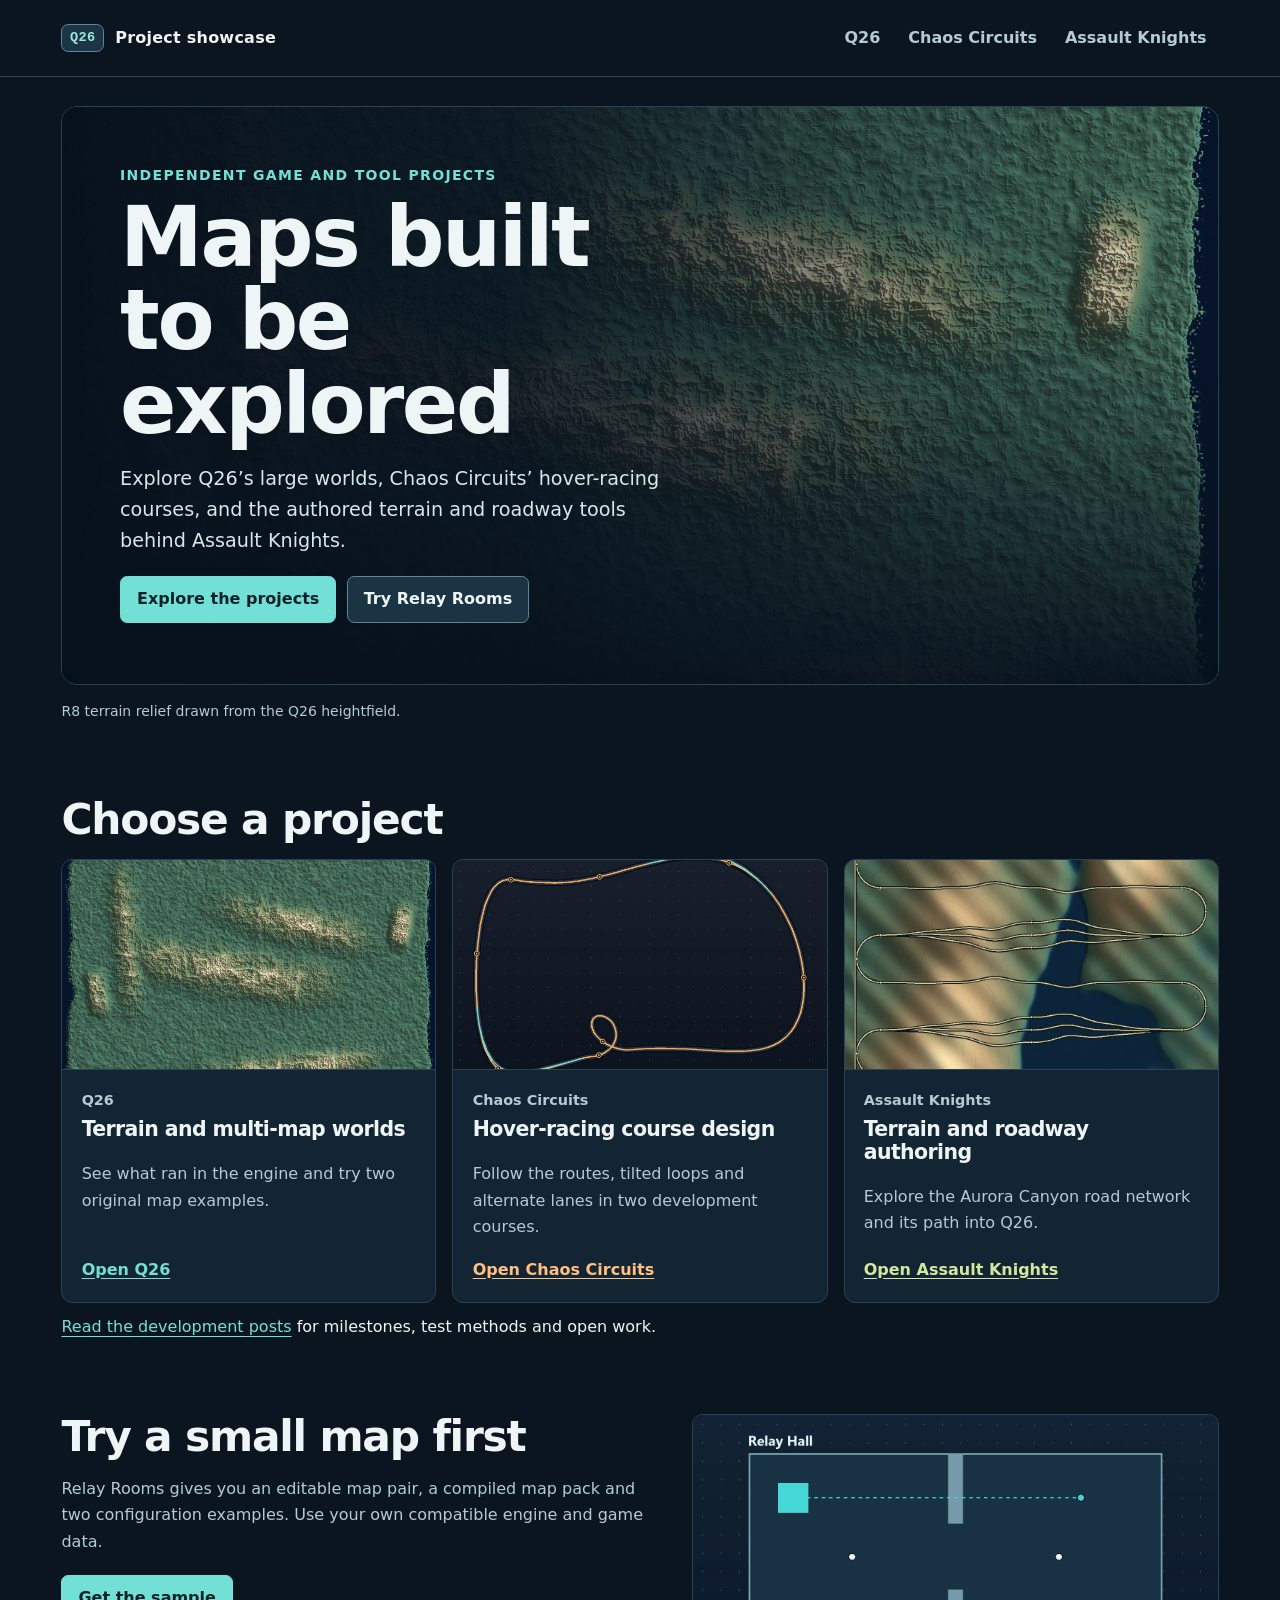
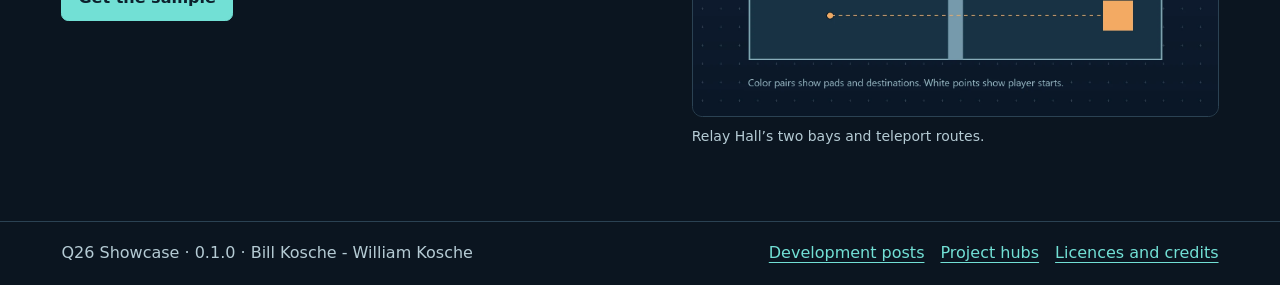
<file: docs/index.html>
<!doctype html>
<html lang="en">
<head>
  <meta charset="utf-8">
  <meta name="viewport" content="width=device-width, initial-scale=1">
  <meta name="description" content="Development notes, original illustrations and a map sample for Q26, Chaos Circuits and Assault Knights.">
  <title>Q26 Showcase</title>
  <link rel="icon" href="media/favicon.png">
  <link rel="stylesheet" href="styles.css">
</head>
<body class="q26">
  <a class="skip" href="#main">Skip to content</a>
  <header><div class="shell bar">
    <a class="brand" href="index.html"><span class="brand-mark" aria-hidden="true">Q26</span> Project showcase</a>
    <nav aria-label="Projects"><a href="q26.html">Q26</a><a href="chaos-circuits.html">Chaos Circuits</a><a href="assault-knights.html">Assault Knights</a></nav>
  </div></header>
  <main id="main" tabindex="-1" class="shell">
<div class="hero">
  <img src="media/q26-terrain.webp" alt="">
  <div class="hero-copy">
    <p class="kicker">Independent game and tool projects</p>
    <h1>Maps built to be explored</h1>
    <p class="intro">Explore Q26’s large worlds, Chaos Circuits’ hover-racing courses, and the authored terrain and roadway tools behind Assault Knights.</p>
    <div class="actions"><a class="button" href="#projects">Explore the projects</a><a class="button secondary" href="q26.html#relay">Try Relay Rooms</a></div>
  </div>
</div>
<p class="caption">R8 terrain relief drawn from the Q26 heightfield.</p>
<section id="projects" aria-labelledby="projects-title">
  <h2 id="projects-title">Choose a project</h2>
  <div class="projects">

<a class="card q26" href="q26.html">
  <img src="media/q26-terrain.webp" alt="" loading="lazy">
  <div class="body"><p class="project-name">Q26</p><h3>Terrain and multi-map worlds</h3><p>See what ran in the engine and try two original map examples.</p><span class="card-cta">Open Q26</span></div>
</a>
<a class="card cc" href="chaos-circuits.html">
  <img src="media/cc-tidal.webp" alt="" loading="lazy">
  <div class="body"><p class="project-name">Chaos Circuits</p><h3>Hover-racing course design</h3><p>Follow the routes, tilted loops and alternate lanes in two development courses.</p><span class="card-cta">Open Chaos Circuits</span></div>
</a>
<a class="card ak" href="assault-knights.html">
  <img src="media/ak-aurora.webp" alt="" loading="lazy">
  <div class="body"><p class="project-name">Assault Knights</p><h3>Terrain and roadway authoring</h3><p>Explore the Aurora Canyon road network and its path into Q26.</p><span class="card-cta">Open Assault Knights</span></div>
</a>
  </div>
  <p><a href="development.html">Read the development posts</a> for milestones, test methods and open work.</p>
</section>
<section class="split" aria-labelledby="try-title">
  <div><h2 id="try-title">Try a small map first</h2><p class="section-copy">Relay Rooms gives you an editable map pair, a compiled map pack and two configuration examples. Use your own compatible engine and game data.</p>
  <div class="actions"><a class="button" href="q26.html#relay">Get the sample</a></div></div>
  <figure><img src="media/relay-plan.webp" alt="Relay Hall floor plan with two colored teleport pads, their destinations, and the player start positions" loading="lazy"><figcaption>Relay Hall’s two bays and teleport routes.</figcaption></figure>
</section>
</main>
  <footer><div class="shell foot">
    <p>Q26 Showcase · 0.1.0 · Bill Kosche - William Kosche</p>
    <div class="footer-links"><a href="development.html">Development posts</a><a href="index.html#projects">Project hubs</a><a href="legal.html">Licences and credits</a></div>
  </div></footer>
</body>
</html>
</file>
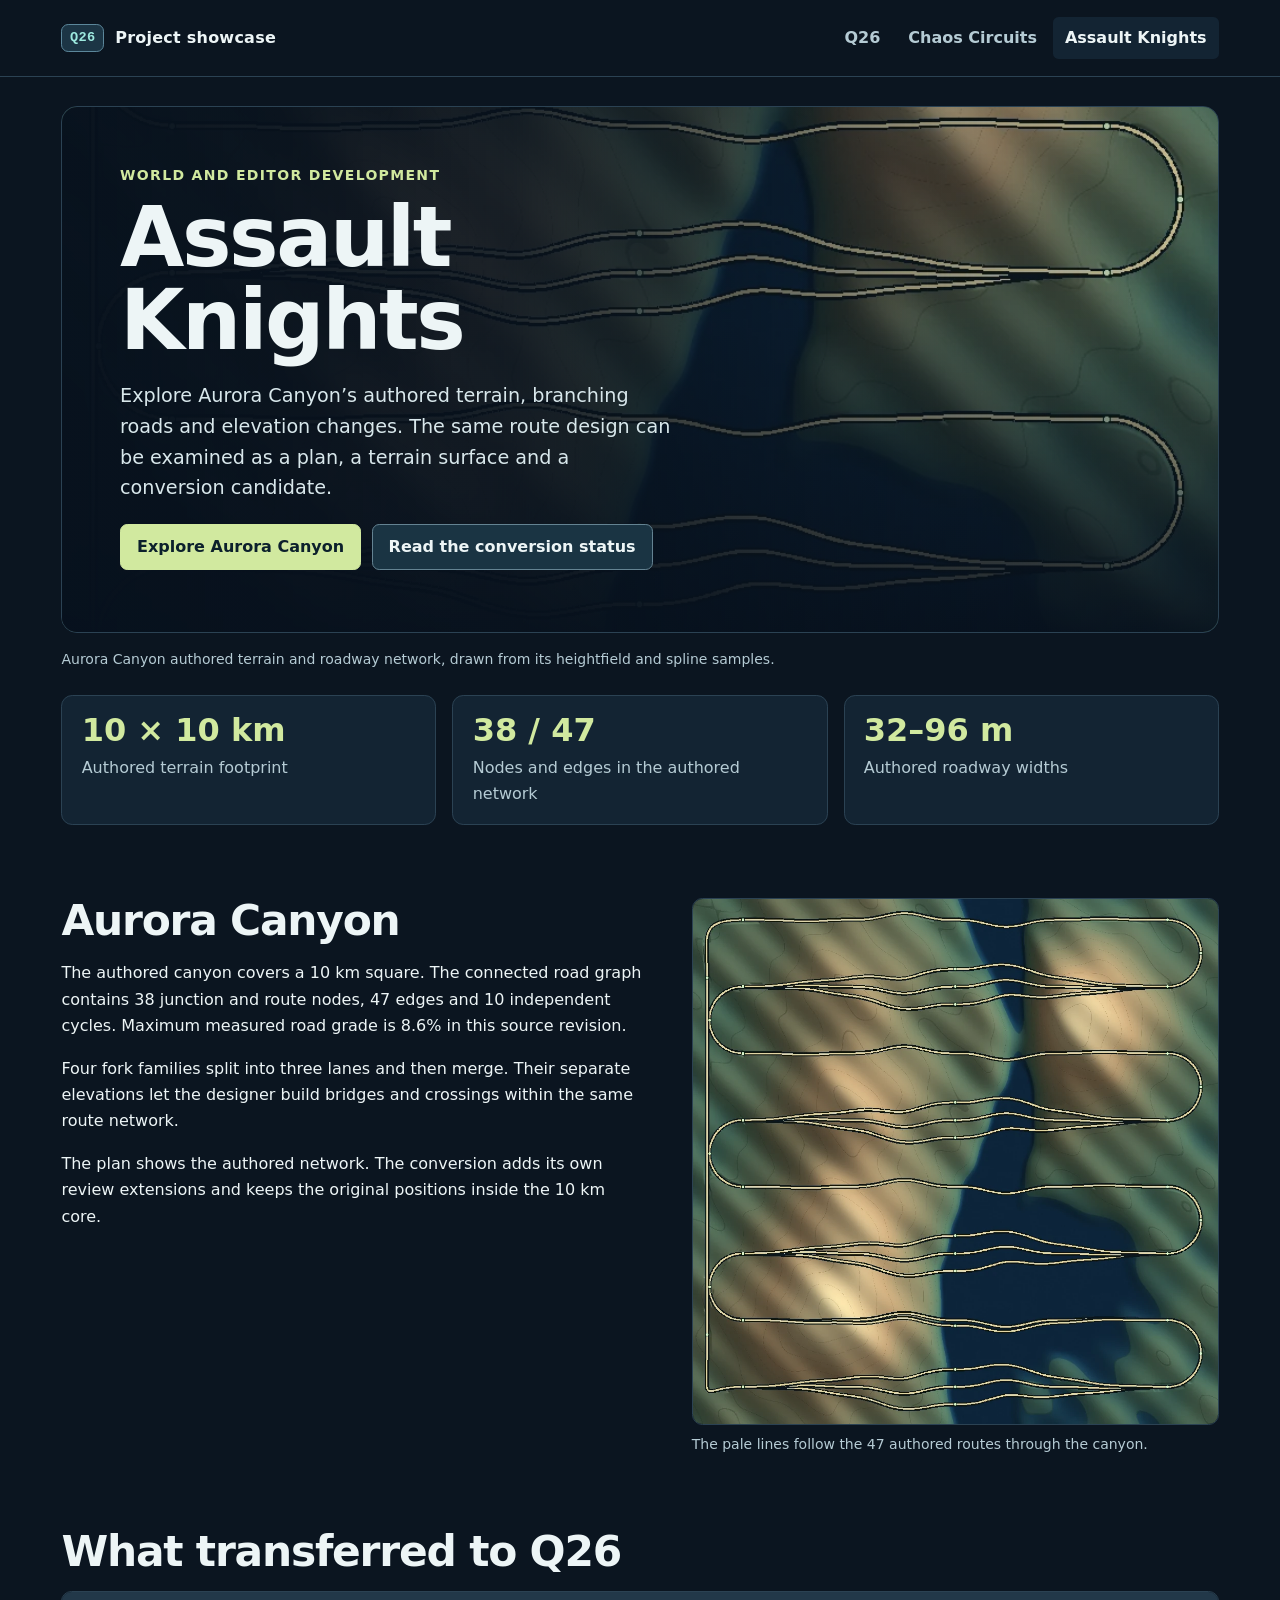
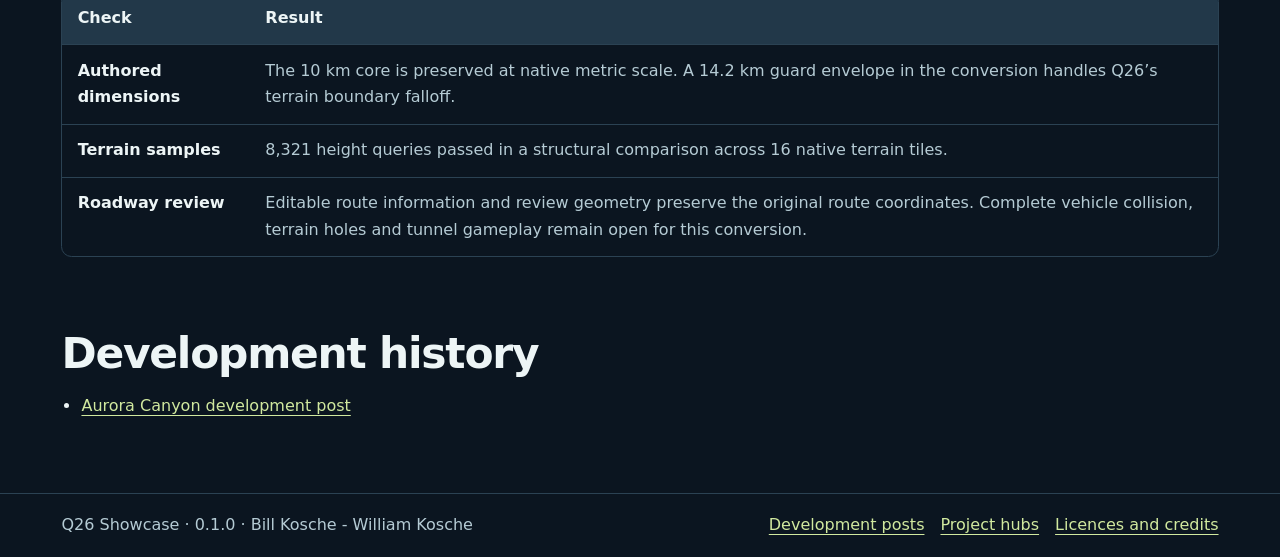
<file: docs/assault-knights.html>
<!doctype html>
<html lang="en">
<head>
  <meta charset="utf-8">
  <meta name="viewport" content="width=device-width, initial-scale=1">
  <meta name="description" content="Explore the Aurora Canyon road network, terrain data and Q26 conversion status from Assault Knights.">
  <title>Assault Knights | Q26 Showcase</title>
  <link rel="icon" href="media/favicon.png">
  <link rel="stylesheet" href="styles.css">
</head>
<body class="ak">
  <a class="skip" href="#main">Skip to content</a>
  <header><div class="shell bar">
    <a class="brand" href="index.html"><span class="brand-mark" aria-hidden="true">Q26</span> Project showcase</a>
    <nav aria-label="Projects"><a href="q26.html">Q26</a><a href="chaos-circuits.html">Chaos Circuits</a><a href="assault-knights.html" aria-current="page">Assault Knights</a></nav>
  </div></header>
  <main id="main" tabindex="-1" class="shell">
<div class="hero">
  <img src="media/ak-aurora.webp" alt="">
  <div class="hero-copy">
    <p class="kicker">World and editor development</p>
    <h1>Assault Knights</h1>
    <p class="intro">Explore Aurora Canyon’s authored terrain, branching roads and elevation changes. The same route design can be examined as a plan, a terrain surface and a conversion candidate.</p>
    <div class="actions"><a class="button" href="#aurora">Explore Aurora Canyon</a><a class="button secondary" href="#conversion">Read the conversion status</a></div>
  </div>
</div>
<p class="caption">Aurora Canyon authored terrain and roadway network, drawn from its heightfield and spline samples.</p><div class="metrics"><div class="metric"><strong>10 × 10 km</strong><span>Authored terrain footprint</span></div><div class="metric"><strong>38 / 47</strong><span>Nodes and edges in the authored network</span></div><div class="metric"><strong>32–96 m</strong><span>Authored roadway widths</span></div></div>
<section id="aurora" class="split" aria-labelledby="aurora-title">
 <div><h2 id="aurora-title">Aurora Canyon</h2>
 <p>The authored canyon covers a 10 km square. The connected road graph contains 38 junction and route nodes, 47 edges and 10 independent cycles. Maximum measured road grade is 8.6% in this source revision.</p>
 <p>Four fork families split into three lanes and then merge. Their separate elevations let the designer build bridges and crossings within the same route network.</p>
 <p>The plan shows the authored network. The conversion adds its own review extensions and keeps the original positions inside the 10 km core.</p></div>
 <figure><img src="media/ak-aurora.webp" alt="Plan of the 10 kilometre Aurora Canyon terrain with pale roads branching and merging over the relief" loading="lazy"><figcaption>The pale lines follow the 47 authored routes through the canyon.</figcaption></figure>
</section>
<section id="conversion" aria-labelledby="conversion-title">
 <h2 id="conversion-title">What transferred to Q26</h2>
 <div class="table-wrap" tabindex="0" role="region" aria-label="Aurora Canyon conversion results"><table>
   <thead><tr><th scope="col">Check</th><th scope="col">Result</th></tr></thead>
   <tbody>
     <tr><th scope="row">Authored dimensions</th><td>The 10 km core is preserved at native metric scale. A 14.2 km guard envelope in the conversion handles Q26’s terrain boundary falloff.</td></tr>
     <tr><th scope="row">Terrain samples</th><td>8,321 height queries passed in a structural comparison across 16 native terrain tiles.</td></tr>
     <tr><th scope="row">Roadway review</th><td>Editable route information and review geometry preserve the original route coordinates. Complete vehicle collision, terrain holes and tunnel gameplay remain open for this conversion.</td></tr>
   </tbody>
 </table></div>
</section>
<section aria-label="Related development posts"><h2>Development history</h2><ul><li><a href="dev-assault-knights.html">Aurora Canyon development post</a></li></ul></section>
</main>
  <footer><div class="shell foot">
    <p>Q26 Showcase · 0.1.0 · Bill Kosche - William Kosche</p>
    <div class="footer-links"><a href="development.html">Development posts</a><a href="index.html#projects">Project hubs</a><a href="legal.html">Licences and credits</a></div>
  </div></footer>
</body>
</html>
</file>
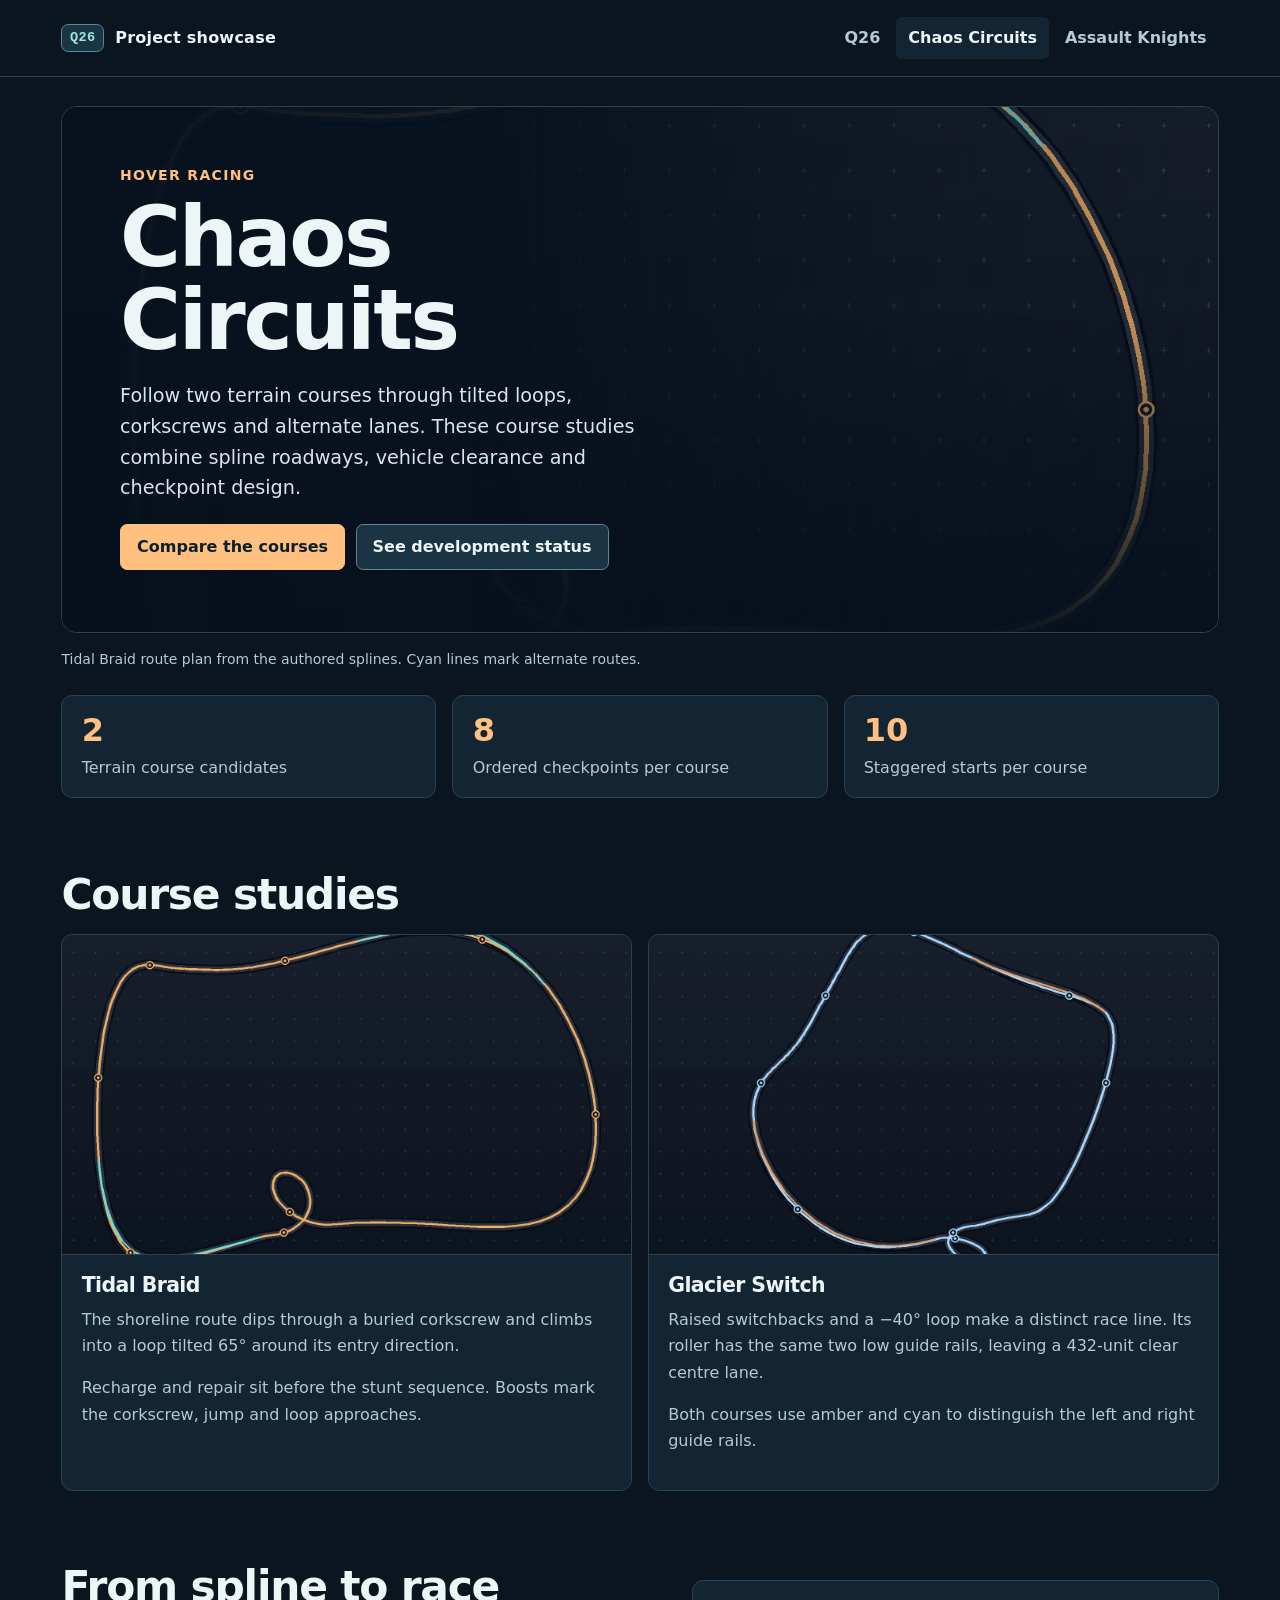
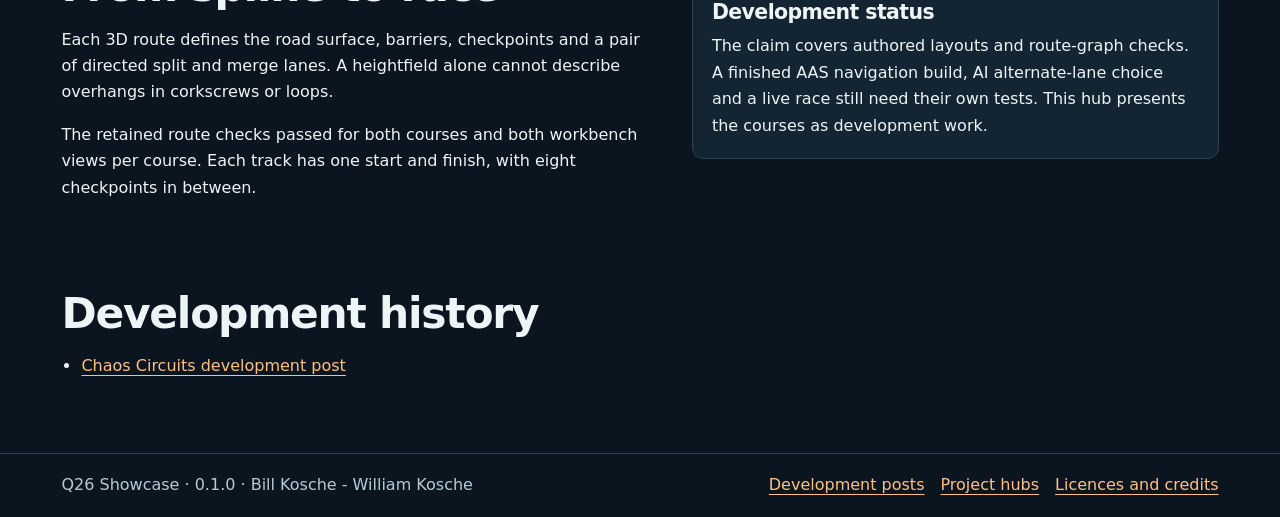
<file: docs/chaos-circuits.html>
<!doctype html>
<html lang="en">
<head>
  <meta charset="utf-8">
  <meta name="viewport" content="width=device-width, initial-scale=1">
  <meta name="description" content="Chaos Circuits course studies for Tidal Braid and Glacier Switch, with route diagrams and test status.">
  <title>Chaos Circuits | Q26 Showcase</title>
  <link rel="icon" href="media/favicon.png">
  <link rel="stylesheet" href="styles.css">
</head>
<body class="cc">
  <a class="skip" href="#main">Skip to content</a>
  <header><div class="shell bar">
    <a class="brand" href="index.html"><span class="brand-mark" aria-hidden="true">Q26</span> Project showcase</a>
    <nav aria-label="Projects"><a href="q26.html">Q26</a><a href="chaos-circuits.html" aria-current="page">Chaos Circuits</a><a href="assault-knights.html">Assault Knights</a></nav>
  </div></header>
  <main id="main" tabindex="-1" class="shell">
<div class="hero">
  <img src="media/cc-tidal.webp" alt="">
  <div class="hero-copy">
    <p class="kicker">Hover racing</p>
    <h1>Chaos Circuits</h1>
    <p class="intro">Follow two terrain courses through tilted loops, corkscrews and alternate lanes. These course studies combine spline roadways, vehicle clearance and checkpoint design.</p>
    <div class="actions"><a class="button" href="#courses">Compare the courses</a><a class="button secondary" href="#validation">See development status</a></div>
  </div>
</div>
<p class="caption">Tidal Braid route plan from the authored splines. Cyan lines mark alternate routes.</p><div class="metrics"><div class="metric"><strong>2</strong><span>Terrain course candidates</span></div><div class="metric"><strong>8</strong><span>Ordered checkpoints per course</span></div><div class="metric"><strong>10</strong><span>Staggered starts per course</span></div></div>
<section id="courses" aria-labelledby="courses-title">
 <h2 id="courses-title">Course studies</h2>
 <div class="course-grid">
  <article class="course"><img src="media/cc-tidal.webp" alt="Tidal Braid main loop in orange with two alternate paths in cyan" loading="lazy"><div class="body"><h3>Tidal Braid</h3><p>The shoreline route dips through a buried corkscrew and climbs into a loop tilted 65° around its entry direction.</p><p>Recharge and repair sit before the stunt sequence. Boosts mark the corkscrew, jump and loop approaches.</p></div></article>
  <article class="course"><img src="media/cc-glacier.webp" alt="Glacier Switch main loop in light blue and alternate paths in warm orange" loading="lazy"><div class="body"><h3>Glacier Switch</h3><p>Raised switchbacks and a −40° loop make a distinct race line. Its roller has the same two low guide rails, leaving a 432-unit clear centre lane.</p><p>Both courses use amber and cyan to distinguish the left and right guide rails.</p></div></article>
 </div>
</section>
<section id="validation" class="split" aria-labelledby="validation-title">
 <div><h2 id="validation-title">From spline to race</h2><p>Each 3D route defines the road surface, barriers, checkpoints and a pair of directed split and merge lanes. A heightfield alone cannot describe overhangs in corkscrews or loops.</p><p>The retained route checks passed for both courses and both workbench views per course. Each track has one start and finish, with eight checkpoints in between.</p></div>
 <div class="info"><h3>Development status</h3><p>The claim covers authored layouts and route-graph checks. A finished AAS navigation build, AI alternate-lane choice and a live race still need their own tests. This hub presents the courses as development work.</p></div>
</section>
<section aria-label="Related development posts"><h2>Development history</h2><ul><li><a href="dev-chaos-circuits.html">Chaos Circuits development post</a></li></ul></section>
</main>
  <footer><div class="shell foot">
    <p>Q26 Showcase · 0.1.0 · Bill Kosche - William Kosche</p>
    <div class="footer-links"><a href="development.html">Development posts</a><a href="index.html#projects">Project hubs</a><a href="legal.html">Licences and credits</a></div>
  </div></footer>
</body>
</html>
</file>
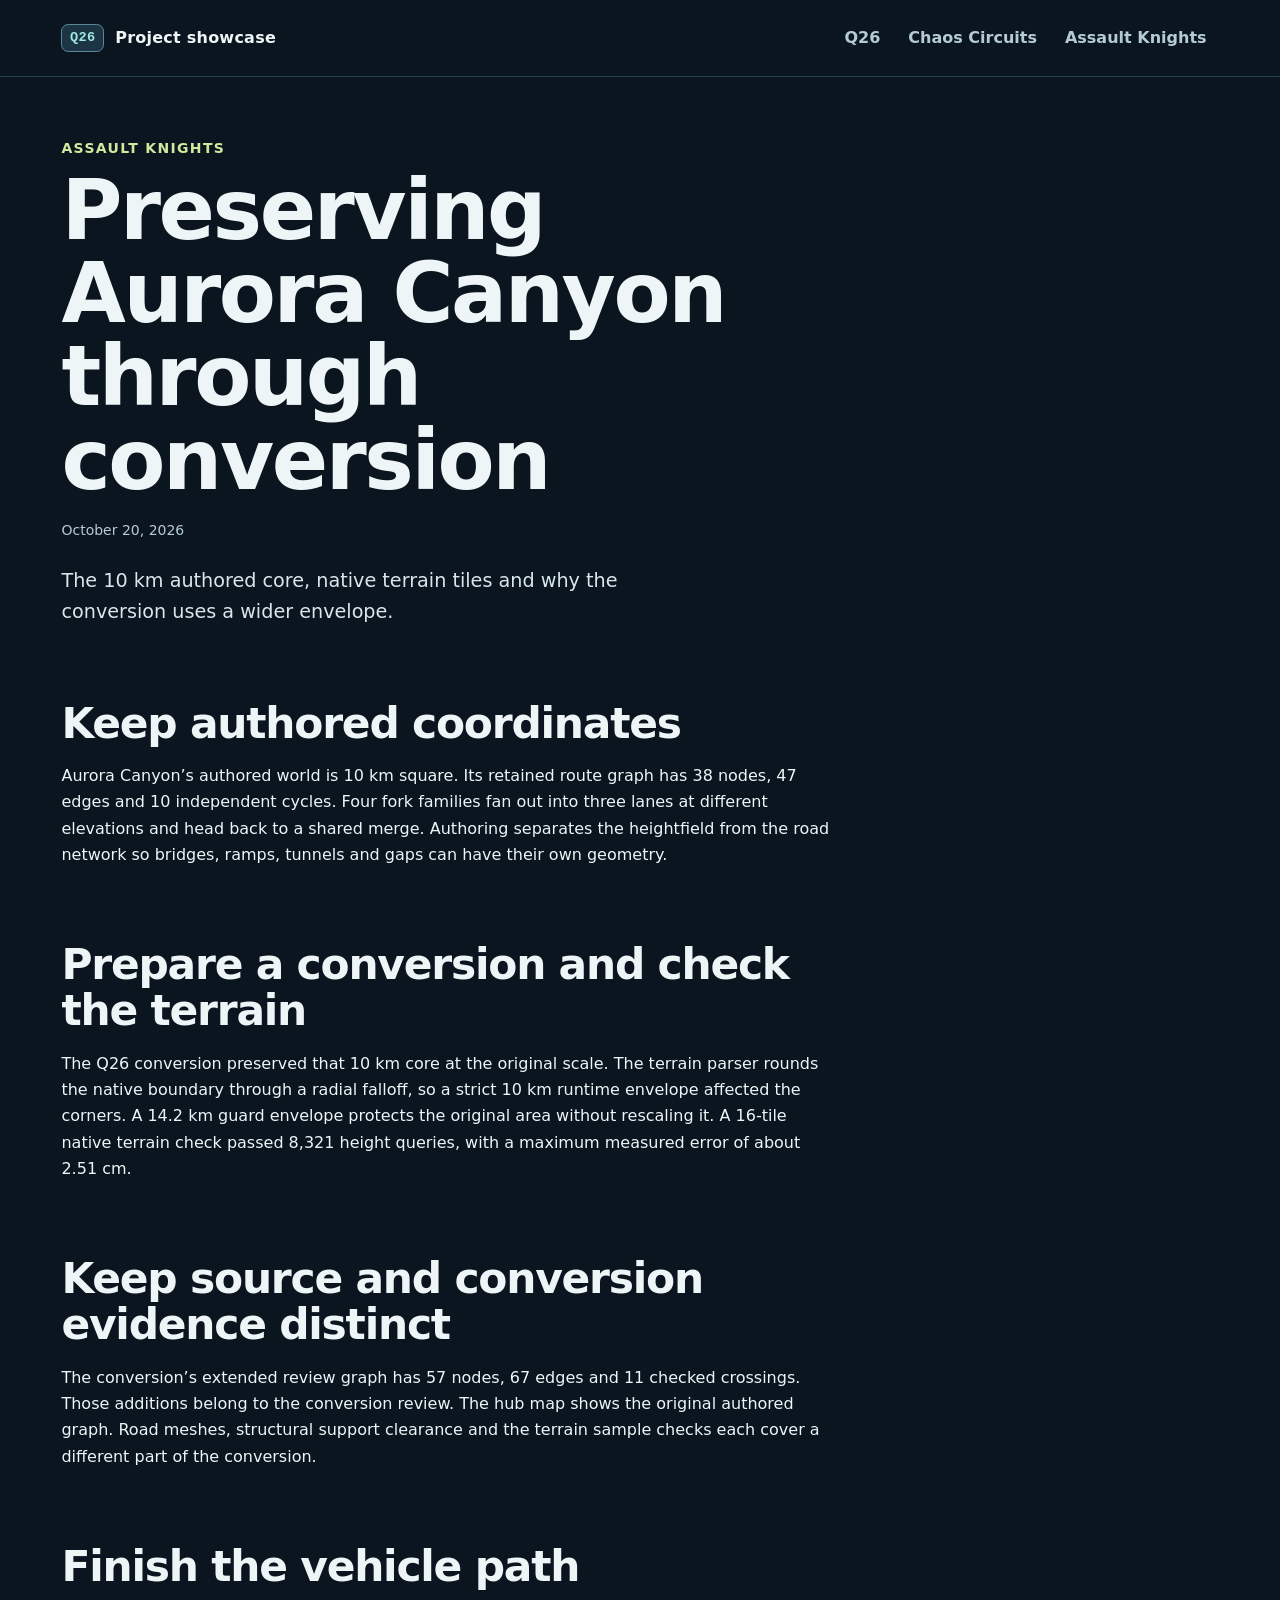
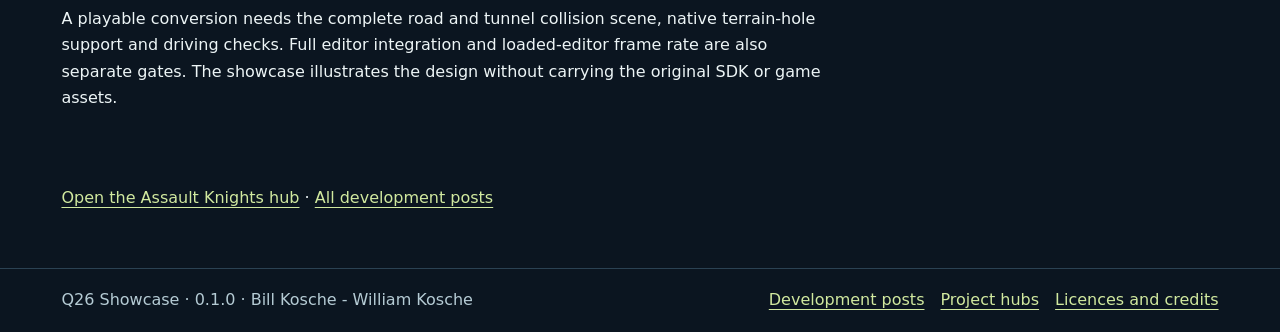
<file: docs/dev-assault-knights.html>
<!doctype html>
<html lang="en">
<head>
  <meta charset="utf-8">
  <meta name="viewport" content="width=device-width, initial-scale=1">
  <meta name="description" content="The 10 km authored core, native terrain tiles and why the conversion uses a wider envelope.">
  <title>Preserving Aurora Canyon through conversion | Q26 Showcase</title>
  <link rel="icon" href="media/favicon.png">
  <link rel="stylesheet" href="styles.css">
</head>
<body class="ak">
  <a class="skip" href="#main">Skip to content</a>
  <header><div class="shell bar">
    <a class="brand" href="index.html"><span class="brand-mark" aria-hidden="true">Q26</span> Project showcase</a>
    <nav aria-label="Projects"><a href="q26.html">Q26</a><a href="chaos-circuits.html">Chaos Circuits</a><a href="assault-knights.html">Assault Knights</a></nav>
  </div></header>
  <main id="main" tabindex="-1" class="shell">
<article class="top-gap reading">
<p class="kicker">Assault Knights</p>
<h1>Preserving Aurora Canyon through conversion</h1>
<p class="caption">October 20, 2026</p><p class="intro">The 10 km authored core, native terrain tiles and why the conversion uses a wider envelope.</p>
<section><h2>Keep authored coordinates</h2><p>Aurora Canyon’s authored world is 10 km square. Its retained route graph has 38 nodes, 47 edges and 10 independent cycles. Four fork families fan out into three lanes at different elevations and head back to a shared merge. Authoring separates the heightfield from the road network so bridges, ramps, tunnels and gaps can have their own geometry.</p></section>
<section><h2>Prepare a conversion and check the terrain</h2><p>The Q26 conversion preserved that 10 km core at the original scale. The terrain parser rounds the native boundary through a radial falloff, so a strict 10 km runtime envelope affected the corners. A 14.2 km guard envelope protects the original area without rescaling it. A 16-tile native terrain check passed 8,321 height queries, with a maximum measured error of about 2.51 cm.</p></section>
<section><h2>Keep source and conversion evidence distinct</h2><p>The conversion’s extended review graph has 57 nodes, 67 edges and 11 checked crossings. Those additions belong to the conversion review. The hub map shows the original authored graph. Road meshes, structural support clearance and the terrain sample checks each cover a different part of the conversion.</p></section>
<section><h2>Finish the vehicle path</h2><p>A playable conversion needs the complete road and tunnel collision scene, native terrain-hole support and driving checks. Full editor integration and loaded-editor frame rate are also separate gates. The showcase illustrates the design without carrying the original SDK or game assets.</p></section>
<p><a href="assault-knights.html">Open the Assault Knights hub</a> · <a href="development.html">All development posts</a></p>
</article>
</main>
  <footer><div class="shell foot">
    <p>Q26 Showcase · 0.1.0 · Bill Kosche - William Kosche</p>
    <div class="footer-links"><a href="development.html">Development posts</a><a href="index.html#projects">Project hubs</a><a href="legal.html">Licences and credits</a></div>
  </div></footer>
</body>
</html>
</file>
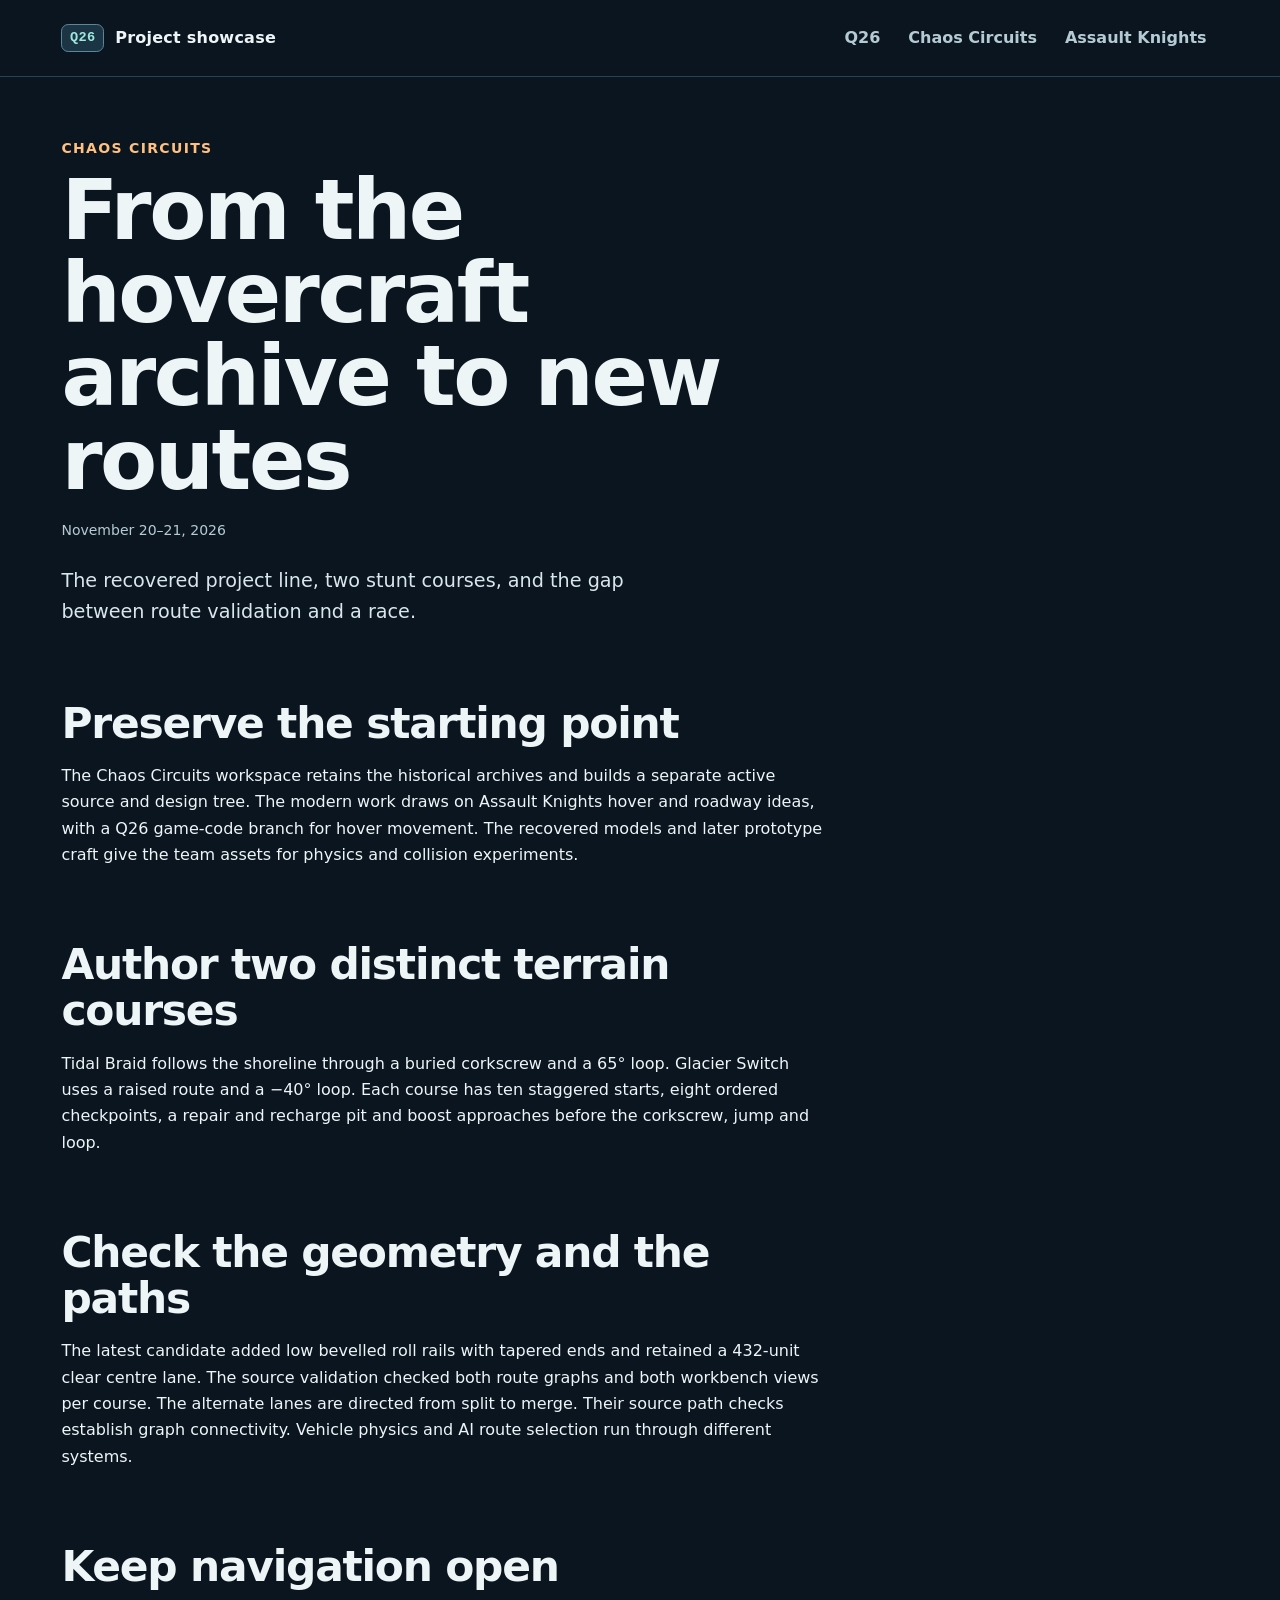
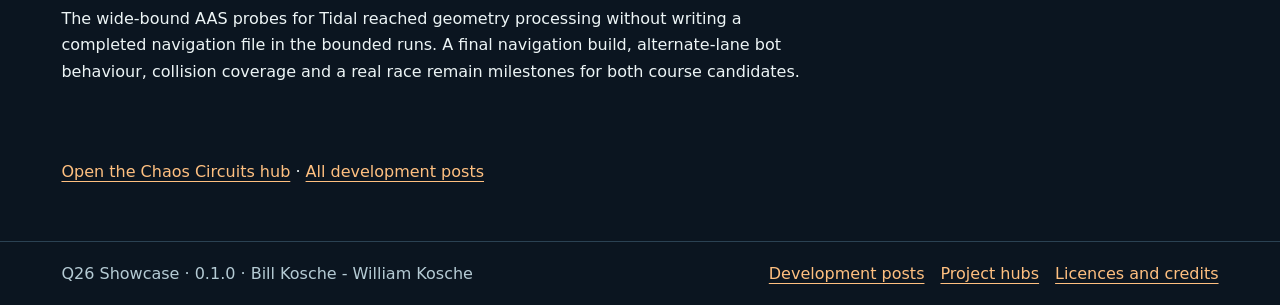
<file: docs/dev-chaos-circuits.html>
<!doctype html>
<html lang="en">
<head>
  <meta charset="utf-8">
  <meta name="viewport" content="width=device-width, initial-scale=1">
  <meta name="description" content="The recovered project line, two stunt courses, and the gap between route validation and a race.">
  <title>From the hovercraft archive to new routes | Q26 Showcase</title>
  <link rel="icon" href="media/favicon.png">
  <link rel="stylesheet" href="styles.css">
</head>
<body class="cc">
  <a class="skip" href="#main">Skip to content</a>
  <header><div class="shell bar">
    <a class="brand" href="index.html"><span class="brand-mark" aria-hidden="true">Q26</span> Project showcase</a>
    <nav aria-label="Projects"><a href="q26.html">Q26</a><a href="chaos-circuits.html">Chaos Circuits</a><a href="assault-knights.html">Assault Knights</a></nav>
  </div></header>
  <main id="main" tabindex="-1" class="shell">
<article class="top-gap reading">
<p class="kicker">Chaos Circuits</p>
<h1>From the hovercraft archive to new routes</h1>
<p class="caption">November 20–21, 2026</p><p class="intro">The recovered project line, two stunt courses, and the gap between route validation and a race.</p>
<section><h2>Preserve the starting point</h2><p>The Chaos Circuits workspace retains the historical archives and builds a separate active source and design tree. The modern work draws on Assault Knights hover and roadway ideas, with a Q26 game-code branch for hover movement. The recovered models and later prototype craft give the team assets for physics and collision experiments.</p></section>
<section><h2>Author two distinct terrain courses</h2><p>Tidal Braid follows the shoreline through a buried corkscrew and a 65° loop. Glacier Switch uses a raised route and a −40° loop. Each course has ten staggered starts, eight ordered checkpoints, a repair and recharge pit and boost approaches before the corkscrew, jump and loop.</p></section>
<section><h2>Check the geometry and the paths</h2><p>The latest candidate added low bevelled roll rails with tapered ends and retained a 432-unit clear centre lane. The source validation checked both route graphs and both workbench views per course. The alternate lanes are directed from split to merge. Their source path checks establish graph connectivity. Vehicle physics and AI route selection run through different systems.</p></section>
<section><h2>Keep navigation open</h2><p>The wide-bound AAS probes for Tidal reached geometry processing without writing a completed navigation file in the bounded runs. A final navigation build, alternate-lane bot behaviour, collision coverage and a real race remain milestones for both course candidates.</p></section>
<p><a href="chaos-circuits.html">Open the Chaos Circuits hub</a> · <a href="development.html">All development posts</a></p>
</article>
</main>
  <footer><div class="shell foot">
    <p>Q26 Showcase · 0.1.0 · Bill Kosche - William Kosche</p>
    <div class="footer-links"><a href="development.html">Development posts</a><a href="index.html#projects">Project hubs</a><a href="legal.html">Licences and credits</a></div>
  </div></footer>
</body>
</html>
</file>
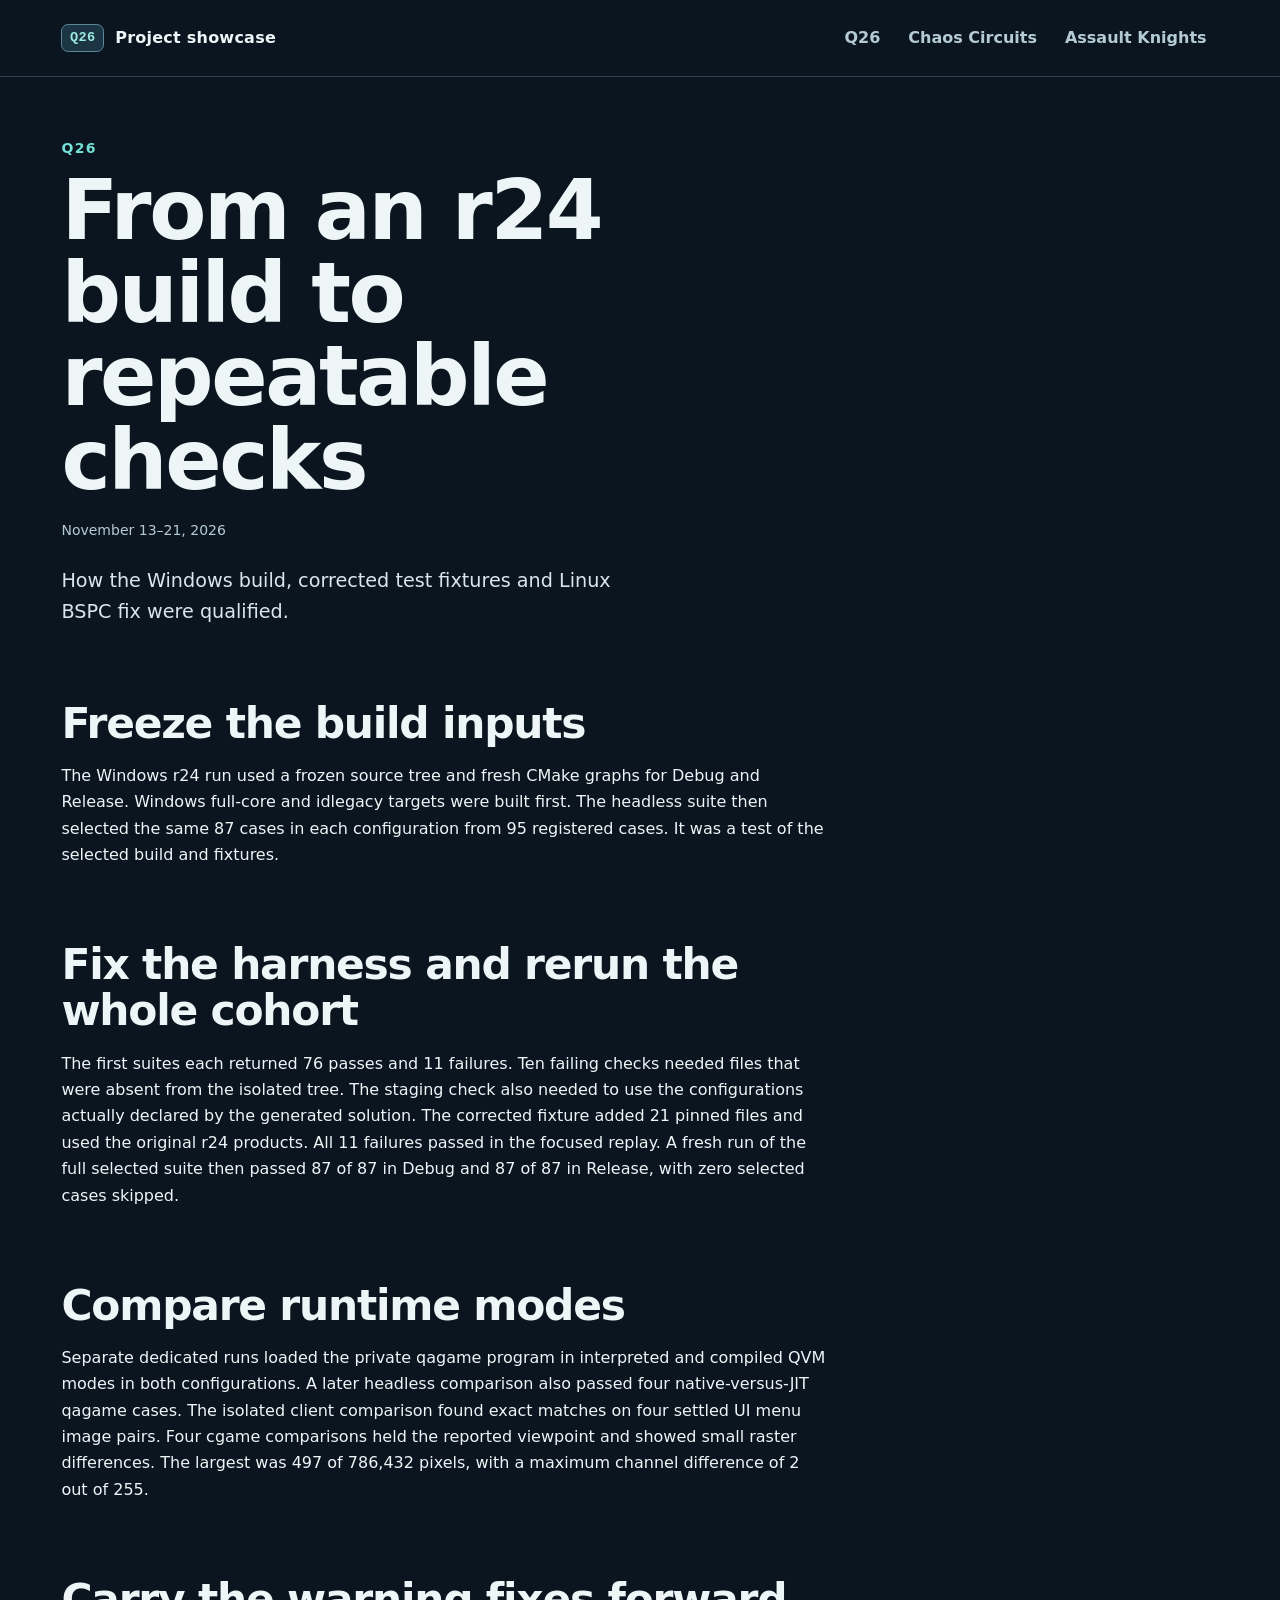
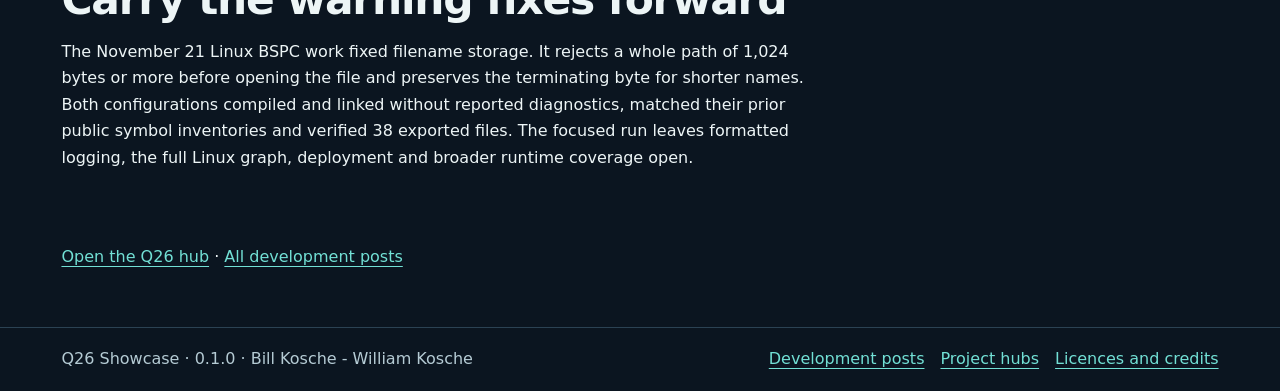
<file: docs/dev-core.html>
<!doctype html>
<html lang="en">
<head>
  <meta charset="utf-8">
  <meta name="viewport" content="width=device-width, initial-scale=1">
  <meta name="description" content="How the Windows build, corrected test fixtures and Linux BSPC fix were qualified.">
  <title>From an r24 build to repeatable checks | Q26 Showcase</title>
  <link rel="icon" href="media/favicon.png">
  <link rel="stylesheet" href="styles.css">
</head>
<body class="q26">
  <a class="skip" href="#main">Skip to content</a>
  <header><div class="shell bar">
    <a class="brand" href="index.html"><span class="brand-mark" aria-hidden="true">Q26</span> Project showcase</a>
    <nav aria-label="Projects"><a href="q26.html">Q26</a><a href="chaos-circuits.html">Chaos Circuits</a><a href="assault-knights.html">Assault Knights</a></nav>
  </div></header>
  <main id="main" tabindex="-1" class="shell">
<article class="top-gap reading">
<p class="kicker">Q26</p>
<h1>From an r24 build to repeatable checks</h1>
<p class="caption">November 13–21, 2026</p><p class="intro">How the Windows build, corrected test fixtures and Linux BSPC fix were qualified.</p>
<section><h2>Freeze the build inputs</h2><p>The Windows r24 run used a frozen source tree and fresh CMake graphs for Debug and Release. Windows full-core and idlegacy targets were built first. The headless suite then selected the same 87 cases in each configuration from 95 registered cases. It was a test of the selected build and fixtures.</p></section>
<section><h2>Fix the harness and rerun the whole cohort</h2><p>The first suites each returned 76 passes and 11 failures. Ten failing checks needed files that were absent from the isolated tree. The staging check also needed to use the configurations actually declared by the generated solution. The corrected fixture added 21 pinned files and used the original r24 products. All 11 failures passed in the focused replay. A fresh run of the full selected suite then passed 87 of 87 in Debug and 87 of 87 in Release, with zero selected cases skipped.</p></section>
<section><h2>Compare runtime modes</h2><p>Separate dedicated runs loaded the private qagame program in interpreted and compiled QVM modes in both configurations. A later headless comparison also passed four native-versus-JIT qagame cases. The isolated client comparison found exact matches on four settled UI menu image pairs. Four cgame comparisons held the reported viewpoint and showed small raster differences. The largest was 497 of 786,432 pixels, with a maximum channel difference of 2 out of 255.</p></section>
<section><h2>Carry the warning fixes forward</h2><p>The November 21 Linux BSPC work fixed filename storage. It rejects a whole path of 1,024 bytes or more before opening the file and preserves the terminating byte for shorter names. Both configurations compiled and linked without reported diagnostics, matched their prior public symbol inventories and verified 38 exported files. The focused run leaves formatted logging, the full Linux graph, deployment and broader runtime coverage open.</p></section>
<p><a href="q26.html">Open the Q26 hub</a> · <a href="development.html">All development posts</a></p>
</article>
</main>
  <footer><div class="shell foot">
    <p>Q26 Showcase · 0.1.0 · Bill Kosche - William Kosche</p>
    <div class="footer-links"><a href="development.html">Development posts</a><a href="index.html#projects">Project hubs</a><a href="legal.html">Licences and credits</a></div>
  </div></footer>
</body>
</html>
</file>
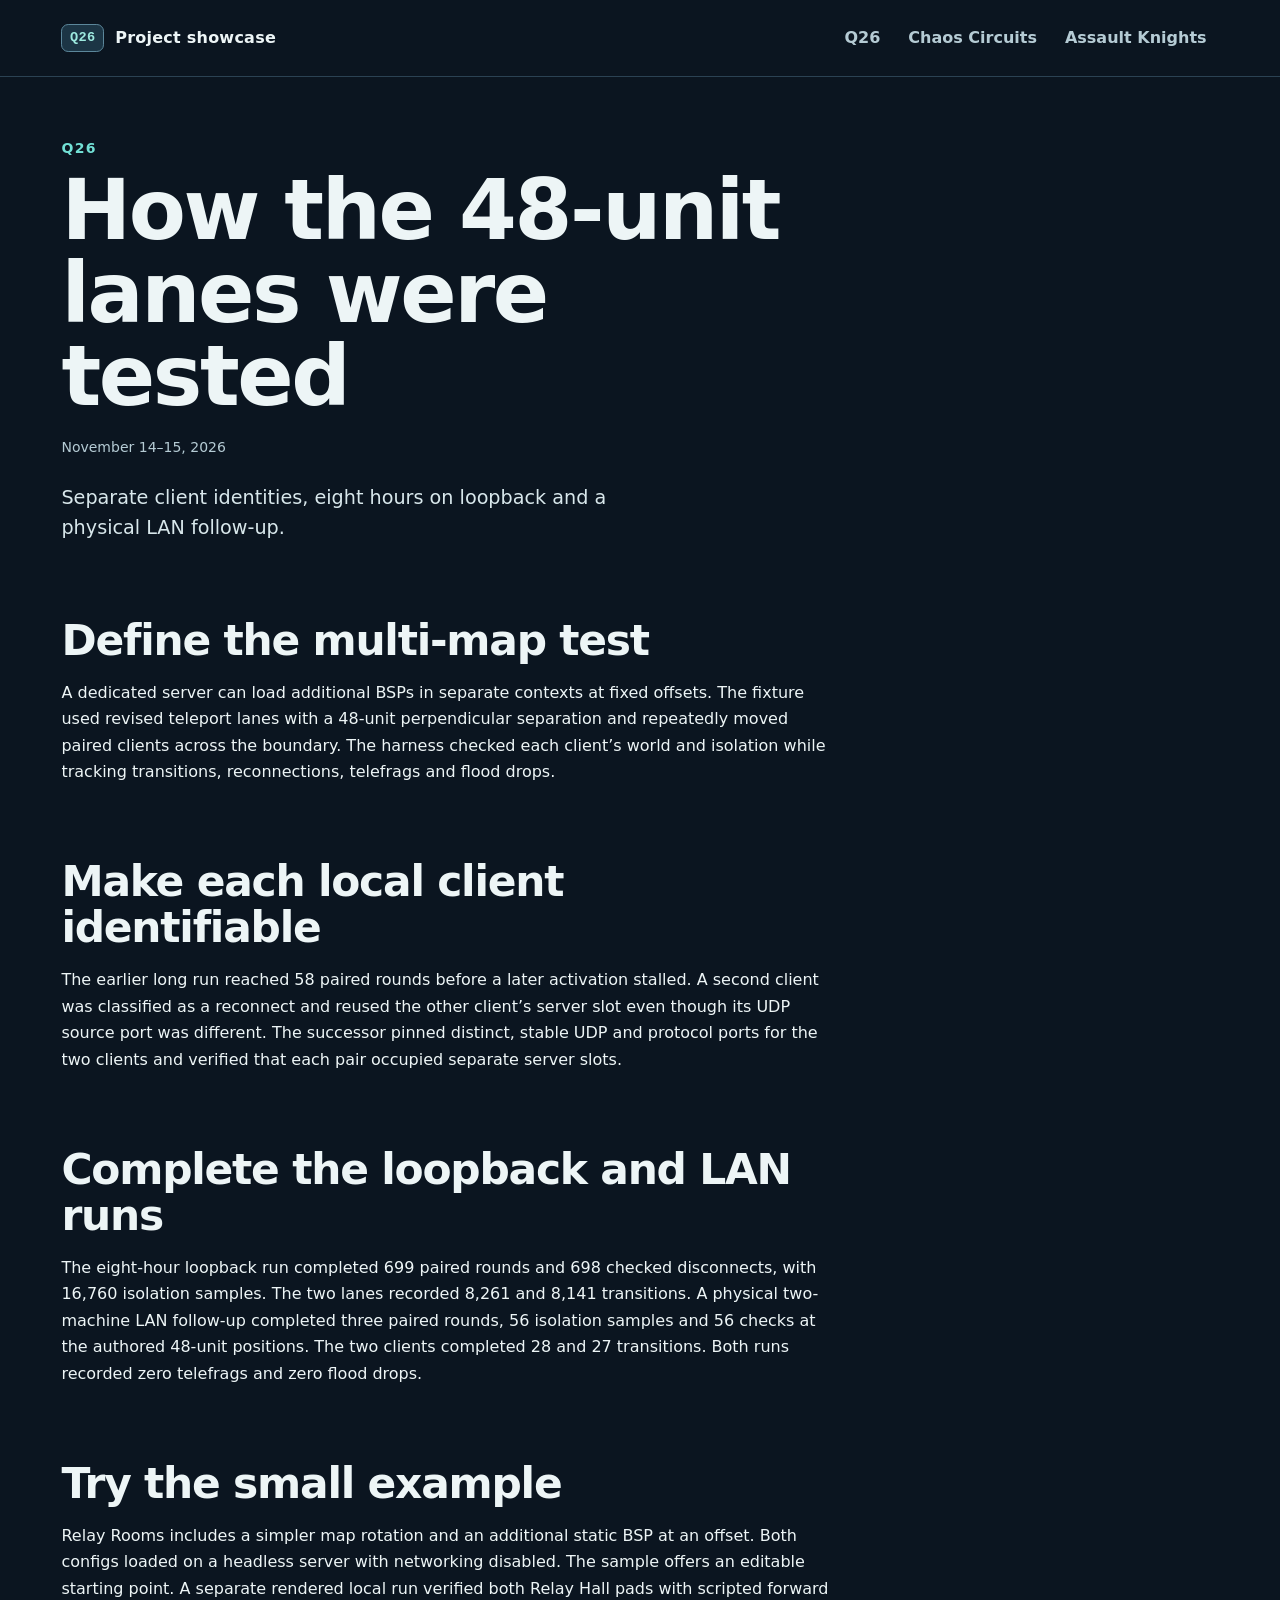
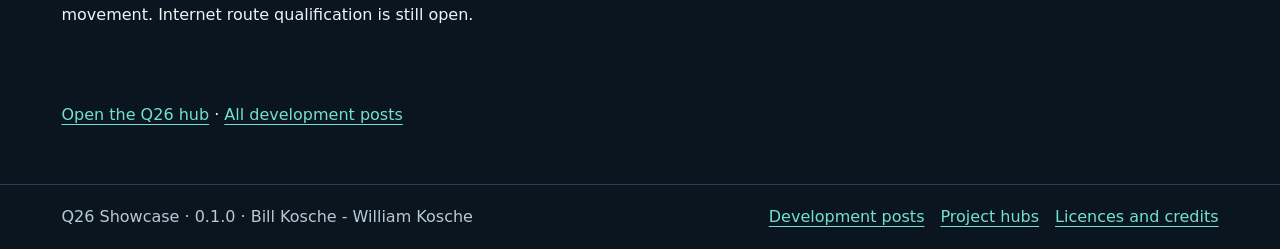
<file: docs/dev-multi-map.html>
<!doctype html>
<html lang="en">
<head>
  <meta charset="utf-8">
  <meta name="viewport" content="width=device-width, initial-scale=1">
  <meta name="description" content="Separate client identities, eight hours on loopback and a physical LAN follow-up.">
  <title>How the 48-unit lanes were tested | Q26 Showcase</title>
  <link rel="icon" href="media/favicon.png">
  <link rel="stylesheet" href="styles.css">
</head>
<body class="q26">
  <a class="skip" href="#main">Skip to content</a>
  <header><div class="shell bar">
    <a class="brand" href="index.html"><span class="brand-mark" aria-hidden="true">Q26</span> Project showcase</a>
    <nav aria-label="Projects"><a href="q26.html">Q26</a><a href="chaos-circuits.html">Chaos Circuits</a><a href="assault-knights.html">Assault Knights</a></nav>
  </div></header>
  <main id="main" tabindex="-1" class="shell">
<article class="top-gap reading">
<p class="kicker">Q26</p>
<h1>How the 48-unit lanes were tested</h1>
<p class="caption">November 14–15, 2026</p><p class="intro">Separate client identities, eight hours on loopback and a physical LAN follow-up.</p>
<section><h2>Define the multi-map test</h2><p>A dedicated server can load additional BSPs in separate contexts at fixed offsets. The fixture used revised teleport lanes with a 48-unit perpendicular separation and repeatedly moved paired clients across the boundary. The harness checked each client’s world and isolation while tracking transitions, reconnections, telefrags and flood drops.</p></section>
<section><h2>Make each local client identifiable</h2><p>The earlier long run reached 58 paired rounds before a later activation stalled. A second client was classified as a reconnect and reused the other client’s server slot even though its UDP source port was different. The successor pinned distinct, stable UDP and protocol ports for the two clients and verified that each pair occupied separate server slots.</p></section>
<section><h2>Complete the loopback and LAN runs</h2><p>The eight-hour loopback run completed 699 paired rounds and 698 checked disconnects, with 16,760 isolation samples. The two lanes recorded 8,261 and 8,141 transitions. A physical two-machine LAN follow-up completed three paired rounds, 56 isolation samples and 56 checks at the authored 48-unit positions. The two clients completed 28 and 27 transitions. Both runs recorded zero telefrags and zero flood drops.</p></section>
<section><h2>Try the small example</h2><p>Relay Rooms includes a simpler map rotation and an additional static BSP at an offset. Both configs loaded on a headless server with networking disabled. The sample offers an editable starting point. A separate rendered local run verified both Relay Hall pads with scripted forward movement. Internet route qualification is still open.</p></section>
<p><a href="q26.html">Open the Q26 hub</a> · <a href="development.html">All development posts</a></p>
</article>
</main>
  <footer><div class="shell foot">
    <p>Q26 Showcase · 0.1.0 · Bill Kosche - William Kosche</p>
    <div class="footer-links"><a href="development.html">Development posts</a><a href="index.html#projects">Project hubs</a><a href="legal.html">Licences and credits</a></div>
  </div></footer>
</body>
</html>
</file>
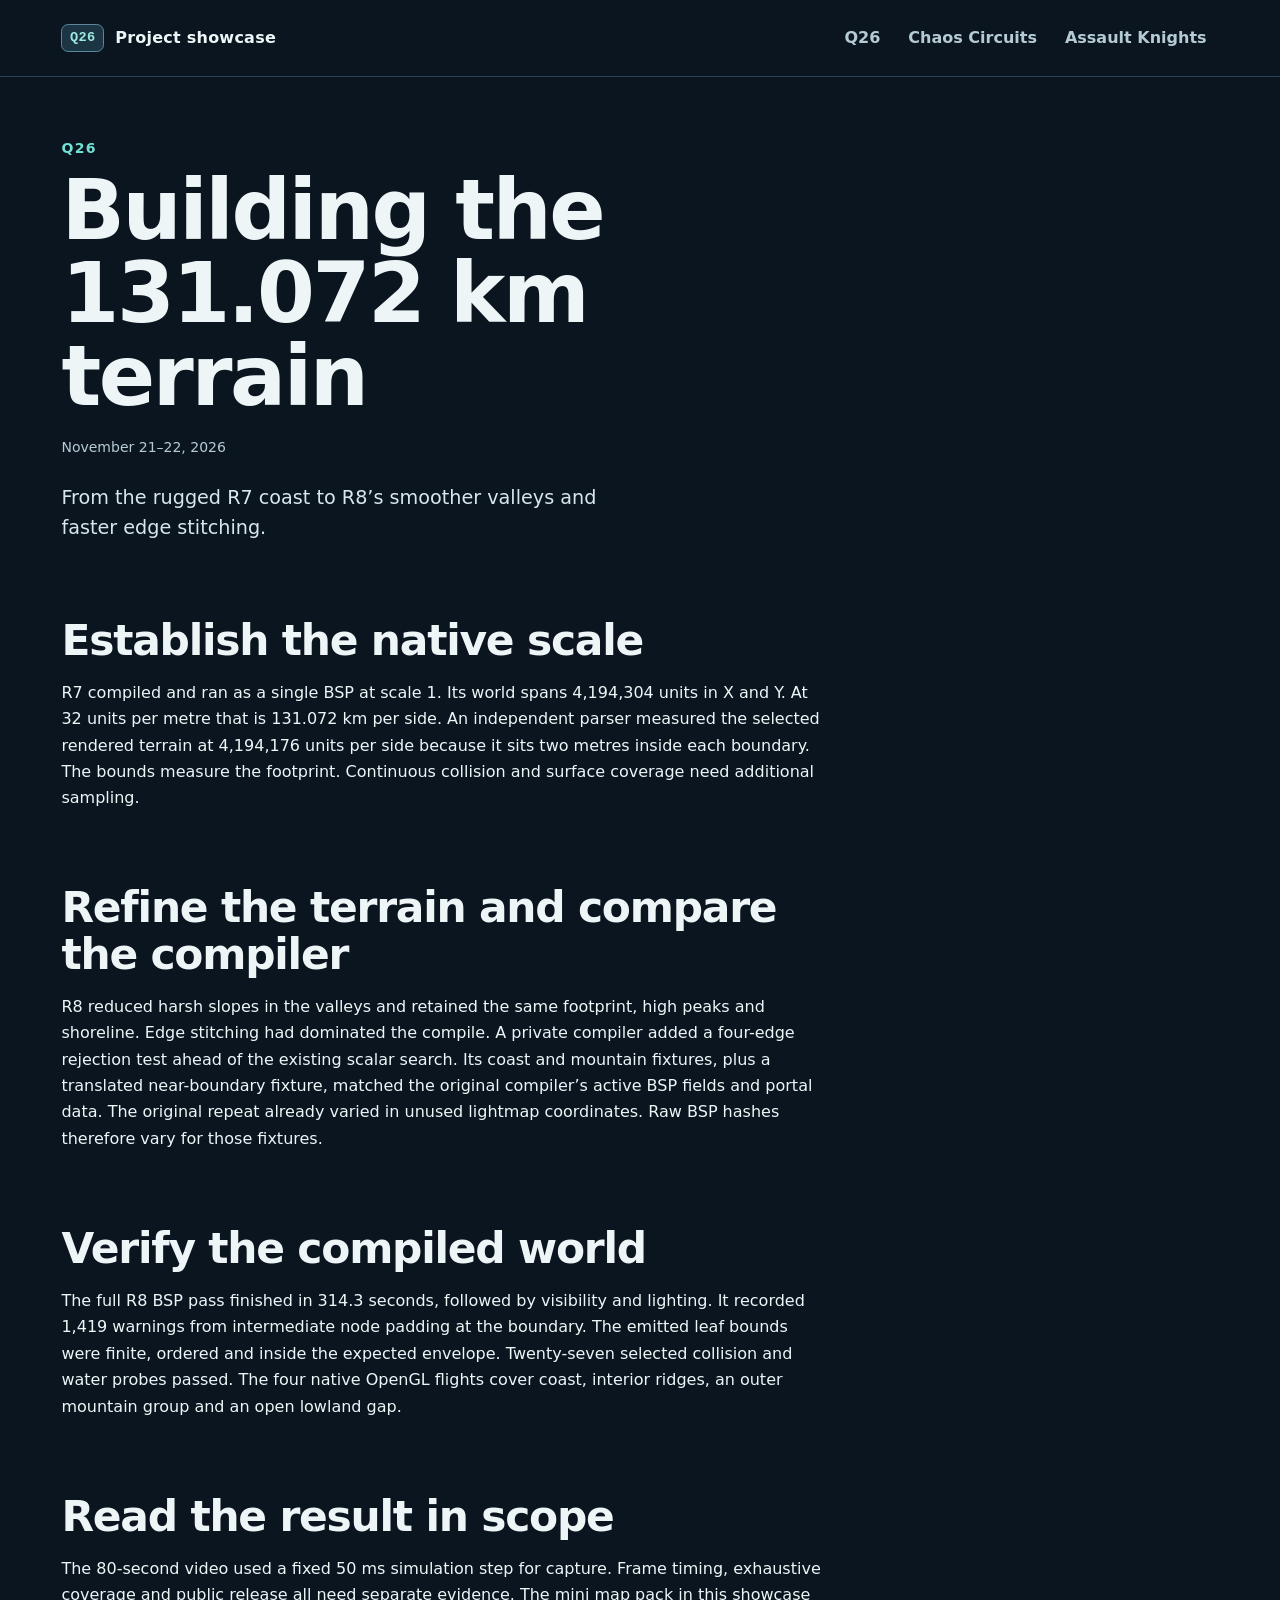
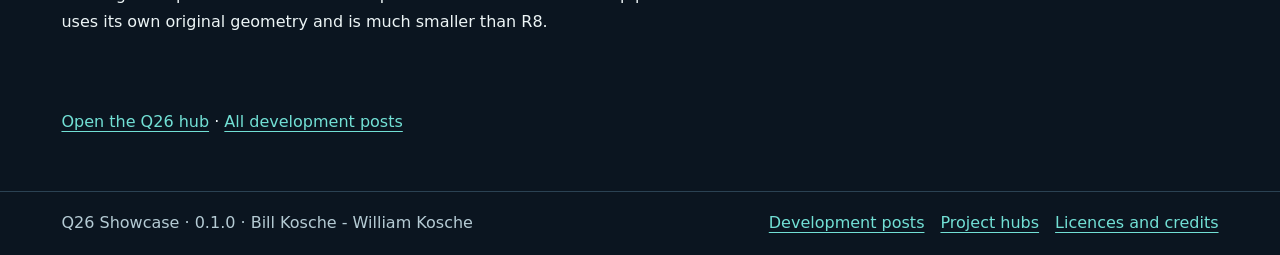
<file: docs/dev-terrain.html>
<!doctype html>
<html lang="en">
<head>
  <meta charset="utf-8">
  <meta name="viewport" content="width=device-width, initial-scale=1">
  <meta name="description" content="From the rugged R7 coast to R8’s smoother valleys and faster edge stitching.">
  <title>Building the 131.072 km terrain | Q26 Showcase</title>
  <link rel="icon" href="media/favicon.png">
  <link rel="stylesheet" href="styles.css">
</head>
<body class="q26">
  <a class="skip" href="#main">Skip to content</a>
  <header><div class="shell bar">
    <a class="brand" href="index.html"><span class="brand-mark" aria-hidden="true">Q26</span> Project showcase</a>
    <nav aria-label="Projects"><a href="q26.html">Q26</a><a href="chaos-circuits.html">Chaos Circuits</a><a href="assault-knights.html">Assault Knights</a></nav>
  </div></header>
  <main id="main" tabindex="-1" class="shell">
<article class="top-gap reading">
<p class="kicker">Q26</p>
<h1>Building the 131.072 km terrain</h1>
<p class="caption">November 21–22, 2026</p><p class="intro">From the rugged R7 coast to R8’s smoother valleys and faster edge stitching.</p>
<section><h2>Establish the native scale</h2><p>R7 compiled and ran as a single BSP at scale 1. Its world spans 4,194,304 units in X and Y. At 32 units per metre that is 131.072 km per side. An independent parser measured the selected rendered terrain at 4,194,176 units per side because it sits two metres inside each boundary. The bounds measure the footprint. Continuous collision and surface coverage need additional sampling.</p></section>
<section><h2>Refine the terrain and compare the compiler</h2><p>R8 reduced harsh slopes in the valleys and retained the same footprint, high peaks and shoreline. Edge stitching had dominated the compile. A private compiler added a four-edge rejection test ahead of the existing scalar search. Its coast and mountain fixtures, plus a translated near-boundary fixture, matched the original compiler’s active BSP fields and portal data. The original repeat already varied in unused lightmap coordinates. Raw BSP hashes therefore vary for those fixtures.</p></section>
<section><h2>Verify the compiled world</h2><p>The full R8 BSP pass finished in 314.3 seconds, followed by visibility and lighting. It recorded 1,419 warnings from intermediate node padding at the boundary. The emitted leaf bounds were finite, ordered and inside the expected envelope. Twenty-seven selected collision and water probes passed. The four native OpenGL flights cover coast, interior ridges, an outer mountain group and an open lowland gap.</p></section>
<section><h2>Read the result in scope</h2><p>The 80-second video used a fixed 50 ms simulation step for capture. Frame timing, exhaustive coverage and public release all need separate evidence. The mini map pack in this showcase uses its own original geometry and is much smaller than R8.</p></section>
<p><a href="q26.html">Open the Q26 hub</a> · <a href="development.html">All development posts</a></p>
</article>
</main>
  <footer><div class="shell foot">
    <p>Q26 Showcase · 0.1.0 · Bill Kosche - William Kosche</p>
    <div class="footer-links"><a href="development.html">Development posts</a><a href="index.html#projects">Project hubs</a><a href="legal.html">Licences and credits</a></div>
  </div></footer>
</body>
</html>
</file>
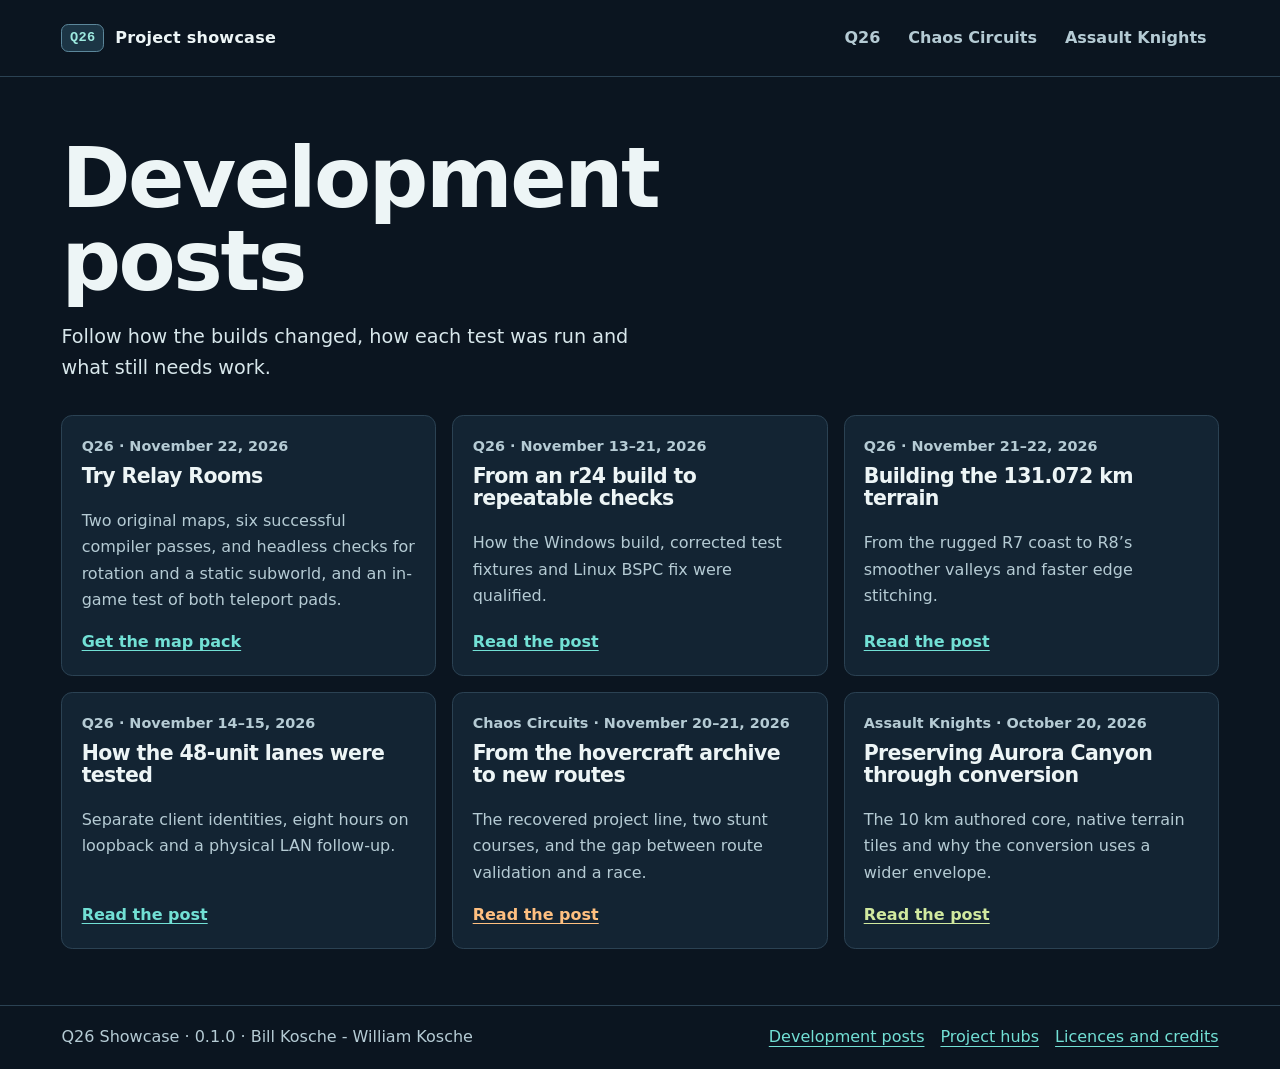
<file: docs/development.html>
<!doctype html>
<html lang="en">
<head>
  <meta charset="utf-8">
  <meta name="viewport" content="width=device-width, initial-scale=1">
  <meta name="description" content="Build history, compiler work and project test results for Q26, Chaos Circuits and Assault Knights.">
  <title>Development posts | Q26 Showcase</title>
  <link rel="icon" href="media/favicon.png">
  <link rel="stylesheet" href="styles.css">
</head>
<body class="q26">
  <a class="skip" href="#main">Skip to content</a>
  <header><div class="shell bar">
    <a class="brand" href="index.html"><span class="brand-mark" aria-hidden="true">Q26</span> Project showcase</a>
    <nav aria-label="Projects"><a href="q26.html">Q26</a><a href="chaos-circuits.html">Chaos Circuits</a><a href="assault-knights.html">Assault Knights</a></nav>
  </div></header>
  <main id="main" tabindex="-1" class="shell">
<div class="top-gap reading"><h1>Development posts</h1><p class="intro">Follow how the builds changed, how each test was run and what still needs work.</p></div><div class="projects"><a class="card q26" href="q26.html#relay"><div class="body"><p class="project-name">Q26 · November 22, 2026</p><h3>Try Relay Rooms</h3><p>Two original maps, six successful compiler passes, and headless checks for rotation and a static subworld, and an in-game test of both teleport pads.</p><span class="card-cta">Get the map pack</span></div></a><a class="card q26" href="dev-core.html"><div class="body"><p class="project-name">Q26 · November 13–21, 2026</p><h3>From an r24 build to repeatable checks</h3><p>How the Windows build, corrected test fixtures and Linux BSPC fix were qualified.</p><span class="card-cta">Read the post</span></div></a>
<a class="card q26" href="dev-terrain.html"><div class="body"><p class="project-name">Q26 · November 21–22, 2026</p><h3>Building the 131.072 km terrain</h3><p>From the rugged R7 coast to R8’s smoother valleys and faster edge stitching.</p><span class="card-cta">Read the post</span></div></a>
<a class="card q26" href="dev-multi-map.html"><div class="body"><p class="project-name">Q26 · November 14–15, 2026</p><h3>How the 48-unit lanes were tested</h3><p>Separate client identities, eight hours on loopback and a physical LAN follow-up.</p><span class="card-cta">Read the post</span></div></a>
<a class="card cc" href="dev-chaos-circuits.html"><div class="body"><p class="project-name">Chaos Circuits · November 20–21, 2026</p><h3>From the hovercraft archive to new routes</h3><p>The recovered project line, two stunt courses, and the gap between route validation and a race.</p><span class="card-cta">Read the post</span></div></a>
<a class="card ak" href="dev-assault-knights.html"><div class="body"><p class="project-name">Assault Knights · October 20, 2026</p><h3>Preserving Aurora Canyon through conversion</h3><p>The 10 km authored core, native terrain tiles and why the conversion uses a wider envelope.</p><span class="card-cta">Read the post</span></div></a>
</div>
</main>
  <footer><div class="shell foot">
    <p>Q26 Showcase · 0.1.0 · Bill Kosche - William Kosche</p>
    <div class="footer-links"><a href="development.html">Development posts</a><a href="index.html#projects">Project hubs</a><a href="legal.html">Licences and credits</a></div>
  </div></footer>
</body>
</html>
</file>
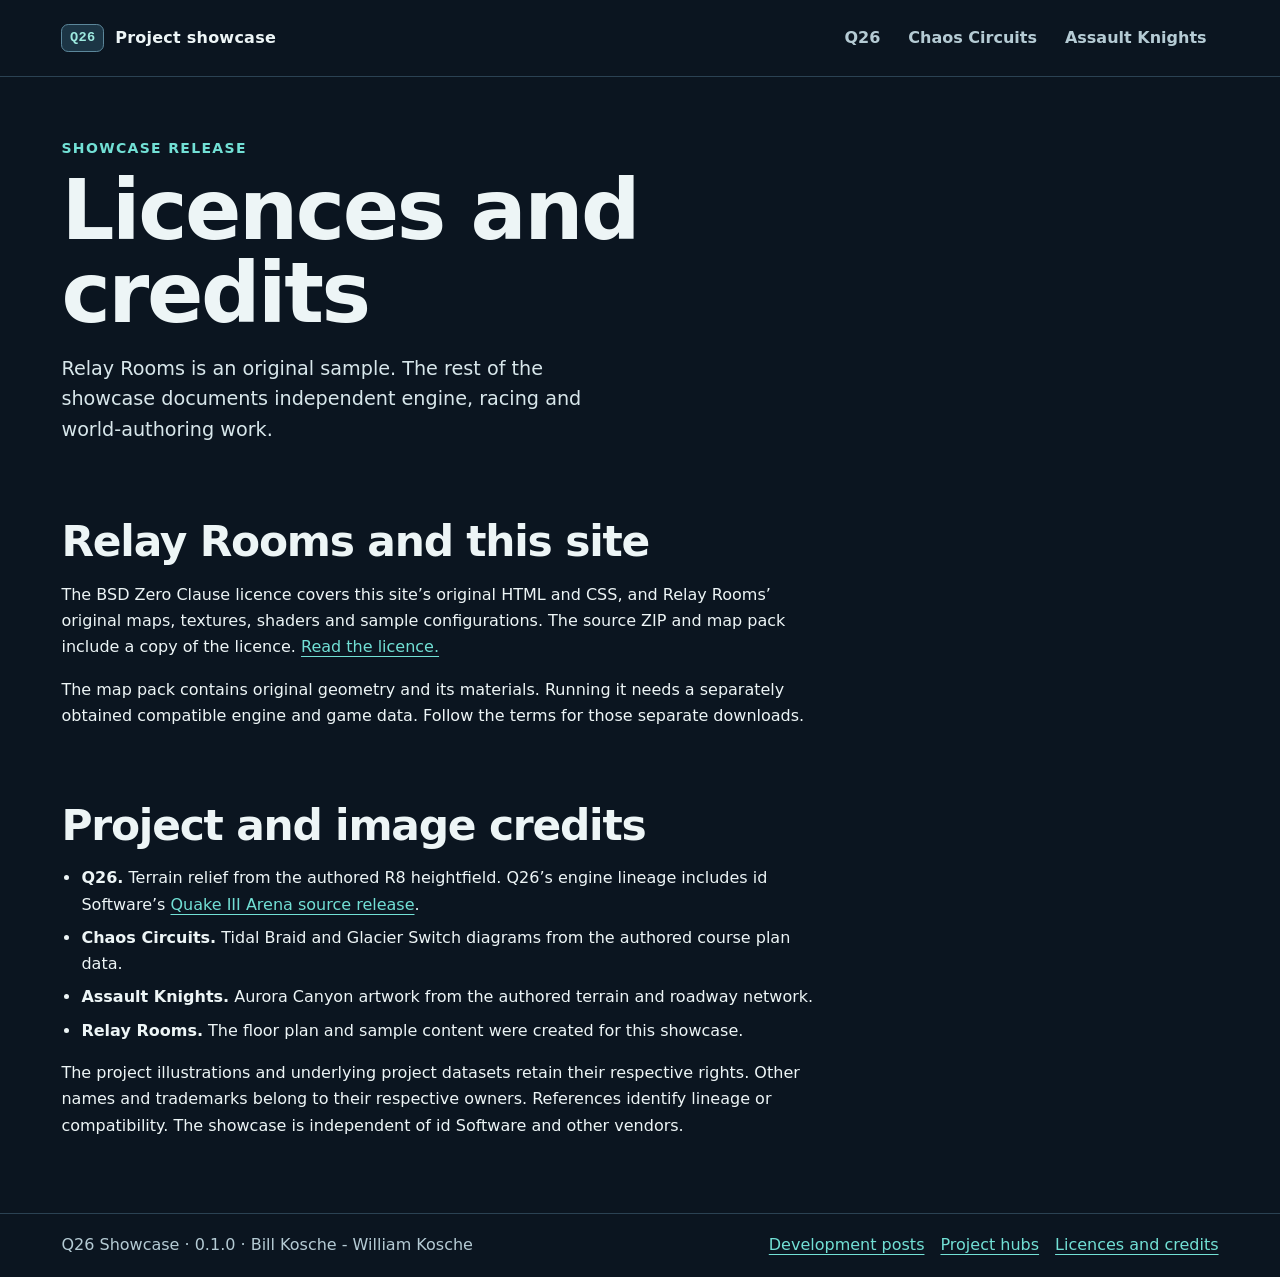
<file: docs/legal.html>
<!doctype html>
<html lang="en">
<head>
  <meta charset="utf-8">
  <meta name="viewport" content="width=device-width, initial-scale=1">
  <meta name="description" content="Licensing scope and provenance for the project showcase and the Relay Rooms sample.">
  <title>Licences and credits | Q26 Showcase</title>
  <link rel="icon" href="media/favicon.png">
  <link rel="stylesheet" href="styles.css">
</head>
<body class="q26">
  <a class="skip" href="#main">Skip to content</a>
  <header><div class="shell bar">
    <a class="brand" href="index.html"><span class="brand-mark" aria-hidden="true">Q26</span> Project showcase</a>
    <nav aria-label="Projects"><a href="q26.html">Q26</a><a href="chaos-circuits.html">Chaos Circuits</a><a href="assault-knights.html">Assault Knights</a></nav>
  </div></header>
  <main id="main" tabindex="-1" class="shell">
<div class="top-gap reading">
 <p class="kicker">Showcase release</p>
 <h1>Licences and credits</h1>
 <p class="intro">Relay Rooms is an original sample. The rest of the showcase documents independent engine, racing and world-authoring work.</p>
 <section aria-labelledby="sample-licence">
  <h2 id="sample-licence">Relay Rooms and this site</h2>
  <p>The BSD Zero Clause licence covers this site’s original HTML and CSS, and Relay Rooms’ original maps, textures, shaders and sample configurations. The source ZIP and map pack include a copy of the licence. <a href="license.txt">Read the licence.</a></p>
  <p>The map pack contains original geometry and its materials. Running it needs a separately obtained compatible engine and game data. Follow the terms for those separate downloads.</p>
 </section>
 <section aria-labelledby="credits">
  <h2 id="credits">Project and image credits</h2>
  <ul>
   <li><strong>Q26.</strong> Terrain relief from the authored R8 heightfield. Q26’s engine lineage includes id Software’s <a href="https://github.com/id-Software/Quake-III-Arena">Quake III Arena source release</a>.</li>
   <li><strong>Chaos Circuits.</strong> Tidal Braid and Glacier Switch diagrams from the authored course plan data.</li>
   <li><strong>Assault Knights.</strong> Aurora Canyon artwork from the authored terrain and roadway network.</li>
   <li><strong>Relay Rooms.</strong> The floor plan and sample content were created for this showcase.</li>
  </ul>
  <p>The project illustrations and underlying project datasets retain their respective rights. Other names and trademarks belong to their respective owners. References identify lineage or compatibility. The showcase is independent of id Software and other vendors.</p>
 </section>
</div>
</main>
  <footer><div class="shell foot">
    <p>Q26 Showcase · 0.1.0 · Bill Kosche - William Kosche</p>
    <div class="footer-links"><a href="development.html">Development posts</a><a href="index.html#projects">Project hubs</a><a href="legal.html">Licences and credits</a></div>
  </div></footer>
</body>
</html>
</file>
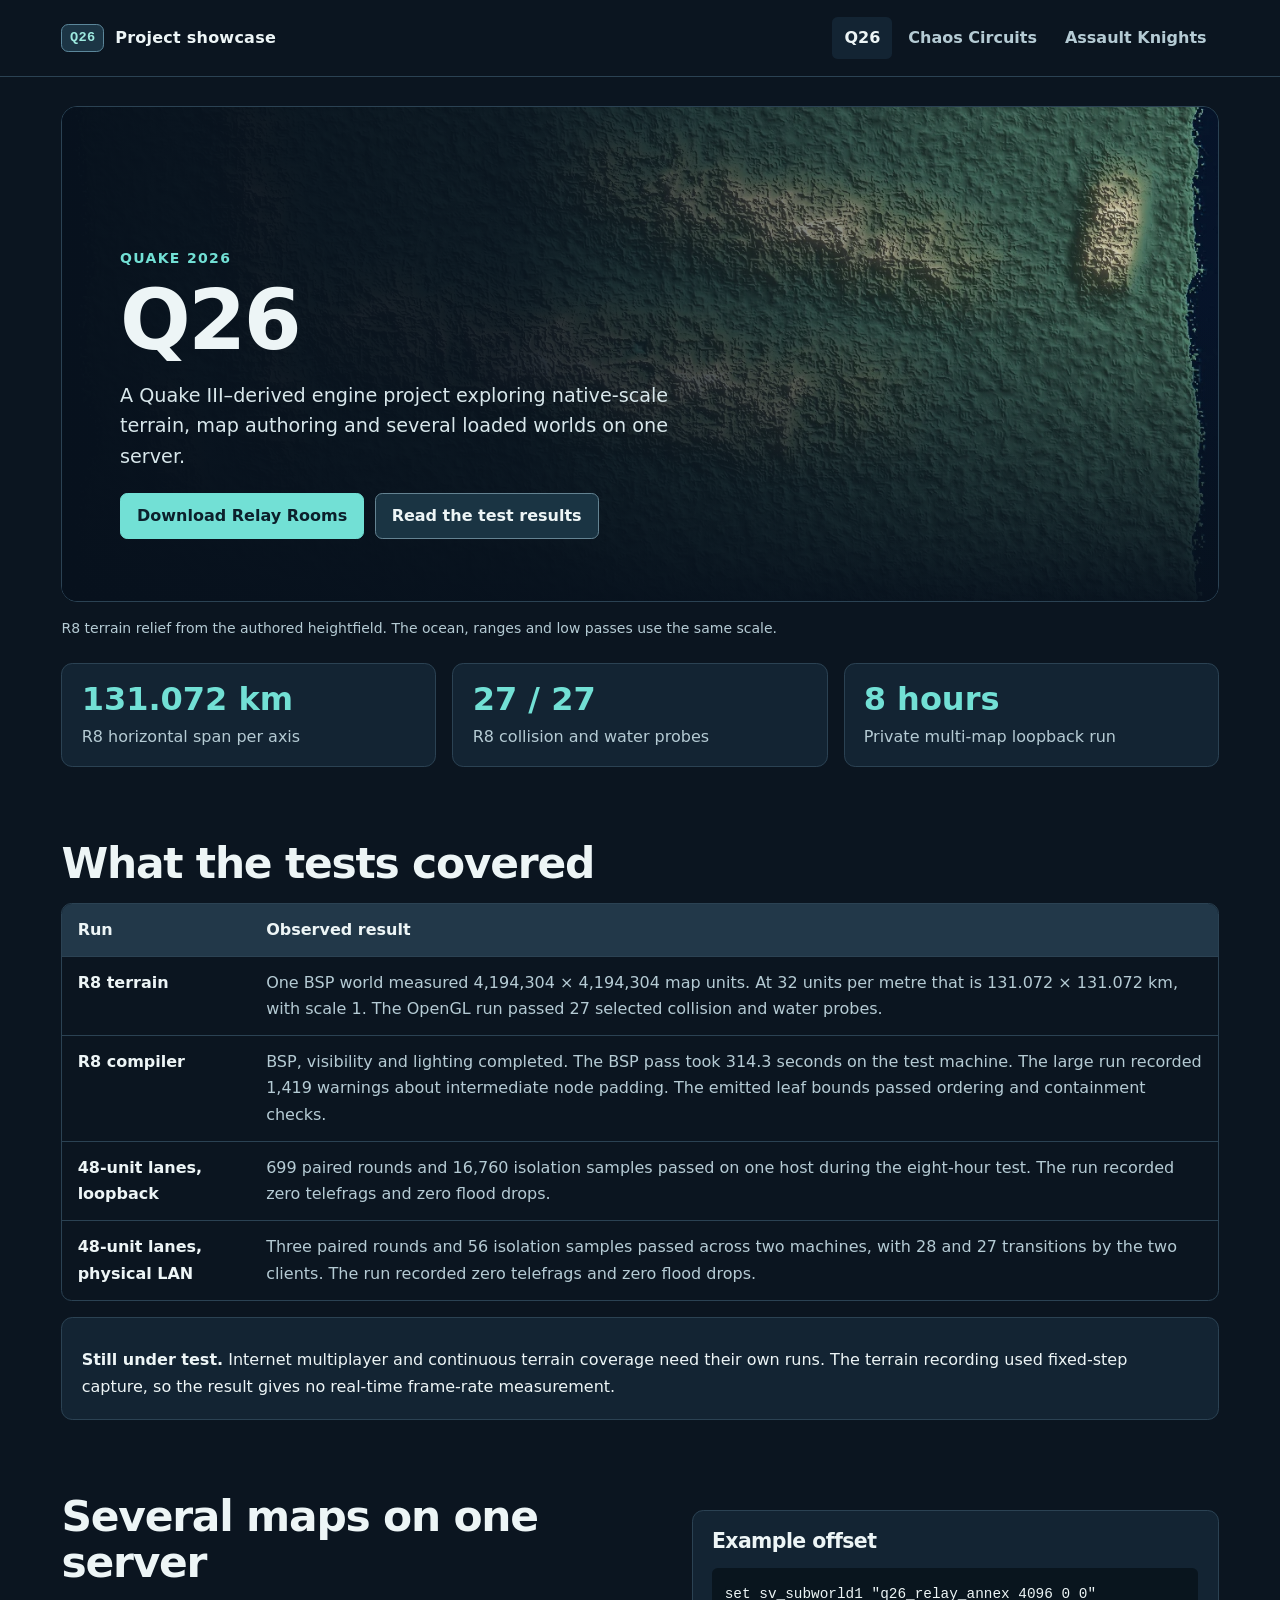
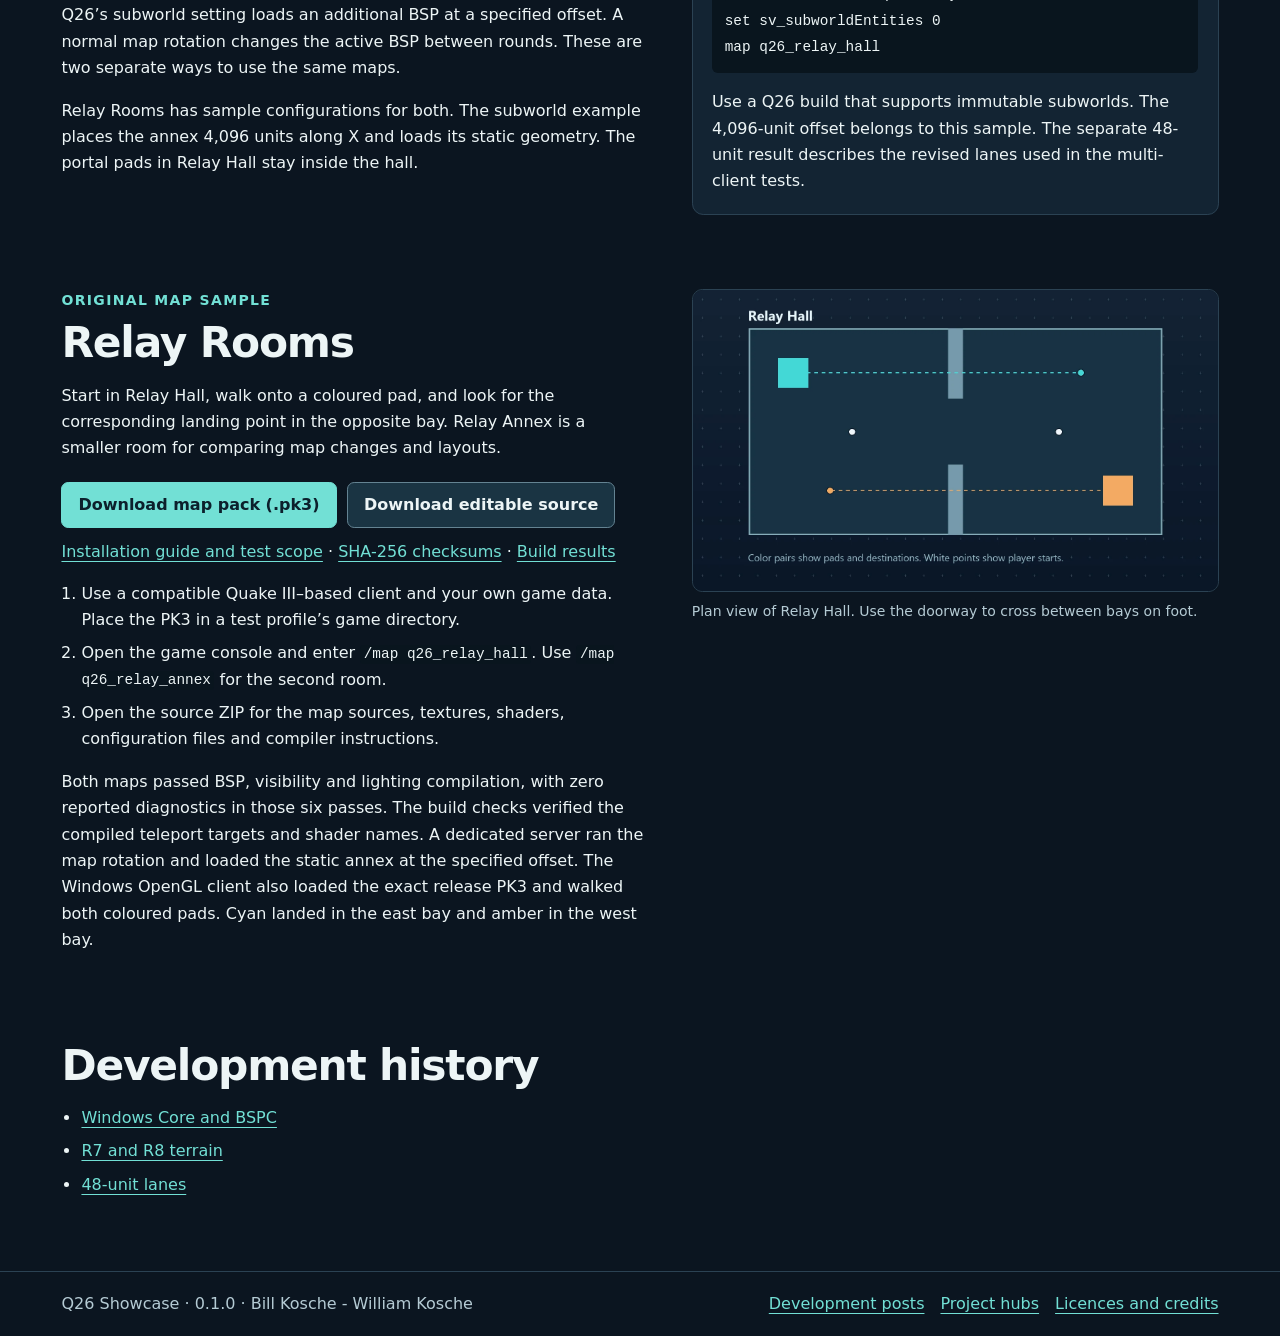
<file: docs/q26.html>
<!doctype html>
<html lang="en">
<head>
  <meta charset="utf-8">
  <meta name="viewport" content="width=device-width, initial-scale=1">
  <meta name="description" content="Q26 terrain dimensions, multi-map test results, and the original Relay Rooms map pack.">
  <title>Q26 | Q26 Showcase</title>
  <link rel="icon" href="media/favicon.png">
  <link rel="stylesheet" href="styles.css">
</head>
<body class="q26">
  <a class="skip" href="#main">Skip to content</a>
  <header><div class="shell bar">
    <a class="brand" href="index.html"><span class="brand-mark" aria-hidden="true">Q26</span> Project showcase</a>
    <nav aria-label="Projects"><a href="q26.html" aria-current="page">Q26</a><a href="chaos-circuits.html">Chaos Circuits</a><a href="assault-knights.html">Assault Knights</a></nav>
  </div></header>
  <main id="main" tabindex="-1" class="shell">
<div class="hero">
  <img src="media/q26-terrain.webp" alt="">
  <div class="hero-copy">
    <p class="kicker">Quake 2026</p>
    <h1>Q26</h1>
    <p class="intro">A Quake III–derived engine project exploring native-scale terrain, map authoring and several loaded worlds on one server.</p>
    <div class="actions"><a class="button" href="#relay">Download Relay Rooms</a><a class="button secondary" href="#results">Read the test results</a></div>
  </div>
</div>
<p class="caption">R8 terrain relief from the authored heightfield. The ocean, ranges and low passes use the same scale.</p><div class="metrics"><div class="metric"><strong>131.072 km</strong><span>R8 horizontal span per axis</span></div><div class="metric"><strong>27 / 27</strong><span>R8 collision and water probes</span></div><div class="metric"><strong>8 hours</strong><span>Private multi-map loopback run</span></div></div>
<section id="results" aria-labelledby="results-title">
  <h2 id="results-title">What the tests covered</h2>
  <div class="table-wrap" tabindex="0" role="region" aria-label="Q26 test results">
    <table>
      <thead><tr><th scope="col">Run</th><th scope="col">Observed result</th></tr></thead>
      <tbody>
        <tr><th scope="row">R8 terrain</th><td>One BSP world measured 4,194,304 × 4,194,304 map units. At 32 units per metre that is 131.072 × 131.072 km, with scale 1. The OpenGL run passed 27 selected collision and water probes.</td></tr>
        <tr><th scope="row">R8 compiler</th><td>BSP, visibility and lighting completed. The BSP pass took 314.3 seconds on the test machine. The large run recorded 1,419 warnings about intermediate node padding. The emitted leaf bounds passed ordering and containment checks.</td></tr>
        <tr><th scope="row">48-unit lanes, loopback</th><td>699 paired rounds and 16,760 isolation samples passed on one host during the eight-hour test. The run recorded zero telefrags and zero flood drops.</td></tr>
        <tr><th scope="row">48-unit lanes, physical LAN</th><td>Three paired rounds and 56 isolation samples passed across two machines, with 28 and 27 transitions by the two clients. The run recorded zero telefrags and zero flood drops.</td></tr>
      </tbody>
    </table>
  </div>
  <div class="note"><p><strong>Still under test.</strong> Internet multiplayer and continuous terrain coverage need their own runs. The terrain recording used fixed-step capture, so the result gives no real-time frame-rate measurement.</p></div>
</section>
<section class="split" aria-labelledby="worlds-title">
  <div><h2 id="worlds-title">Several maps on one server</h2>
  <p>Q26’s subworld setting loads an additional BSP at a specified offset. A normal map rotation changes the active BSP between rounds. These are two separate ways to use the same maps.</p>
  <p>Relay Rooms has sample configurations for both. The subworld example places the annex 4,096 units along X and loads its static geometry. The portal pads in Relay Hall stay inside the hall.</p></div>
  <div class="info"><h3>Example offset</h3><pre><code>set sv_subworld1 "q26_relay_annex 4096 0 0"
set sv_subworldEntities 0
map q26_relay_hall</code></pre><p>Use a Q26 build that supports immutable subworlds. The 4,096-unit offset belongs to this sample. The separate 48-unit result describes the revised lanes used in the multi-client tests.</p></div>
</section>
<section id="relay" class="split" aria-labelledby="relay-title">
  <div><p class="kicker">Original map sample</p><h2 id="relay-title">Relay Rooms</h2>
    <p>Start in Relay Hall, walk onto a coloured pad, and look for the corresponding landing point in the opposite bay. Relay Annex is a smaller room for comparing map changes and layouts.</p>
    <div class="actions"><a class="button" href="downloads/q26-relay-rooms-0.1.0.pk3">Download map pack (.pk3)</a><a class="button secondary" href="downloads/q26-relay-rooms-source-0.1.0.zip">Download editable source</a></div>
    <p><a href="downloads/Relay-Rooms-0.1.0-README.txt">Installation guide and test scope</a> · <a href="downloads/SHA256SUMS.txt">SHA-256 checksums</a> · <a href="downloads/relay-rooms-results.json">Build results</a></p>
    <ol>
      <li>Use a compatible Quake III–based client and your own game data. Place the PK3 in a test profile’s game directory.</li>
      <li>Open the game console and enter <code>/map q26_relay_hall</code>. Use <code>/map q26_relay_annex</code> for the second room.</li>
      <li>Open the source ZIP for the map sources, textures, shaders, configuration files and compiler instructions.</li>
    </ol>
    <p>Both maps passed BSP, visibility and lighting compilation, with zero reported diagnostics in those six passes. The build checks verified the compiled teleport targets and shader names. A dedicated server ran the map rotation and loaded the static annex at the specified offset. The Windows OpenGL client also loaded the exact release PK3 and walked both coloured pads. Cyan landed in the east bay and amber in the west bay.</p>
  </div>
  <figure><img src="media/relay-plan.webp" alt="Relay Hall plan with a cyan pad and landing point to the north and amber pad and landing point to the south" loading="lazy"><figcaption>Plan view of Relay Hall. Use the doorway to cross between bays on foot.</figcaption></figure>
</section>
<section aria-label="Related development posts"><h2>Development history</h2><ul><li><a href="dev-core.html">Windows Core and BSPC</a></li><li><a href="dev-terrain.html">R7 and R8 terrain</a></li><li><a href="dev-multi-map.html">48-unit lanes</a></li></ul></section>
</main>
  <footer><div class="shell foot">
    <p>Q26 Showcase · 0.1.0 · Bill Kosche - William Kosche</p>
    <div class="footer-links"><a href="development.html">Development posts</a><a href="index.html#projects">Project hubs</a><a href="legal.html">Licences and credits</a></div>
  </div></footer>
</body>
</html>
</file>
<file: docs/styles.css>
:root {
  color-scheme: dark;
  --bg: #0b1520;
  --panel: #132433;
  --line: #2b4253;
  --text: #edf5f6;
  --muted: #b5cbd4;
  --accent: #72e0d5;
  --gutter: clamp(1.125rem, 4.8vw, 4rem);
  font-family: "Aptos", "Segoe UI", system-ui, sans-serif;
}
.cc { --accent: #ffc080; }
.ak { --accent: #d1e99f; }
*, *::before, *::after { box-sizing: border-box; }
body { margin: 0; background: var(--bg); color: var(--text); font-size: 1rem; line-height: 1.65; }
a { color: var(--accent); text-underline-offset: .22em; }
a:hover { text-decoration-thickness: 2px; }
:focus-visible { outline: 3px solid #fff3ae; outline-offset: 4px; }
.shell { width: min(calc(100% - var(--gutter) * 2), 78rem); margin-inline: auto; }
.skip { position: absolute; top: .5rem; left: .5rem; z-index: 3; padding: .55rem .9rem; background: var(--bg); transform: translateY(-150%); }
.skip:focus { transform: none; }
header { border-bottom: 1px solid var(--line); }
.bar { min-height: 4.75rem; display: flex; justify-content: space-between; align-items: center; gap: .75rem 2rem; padding-block: .65rem; }
.brand { display: inline-flex; align-items: center; gap: .7rem; color: var(--text); text-decoration: none; font-weight: 700; letter-spacing: .015em; }
.brand-mark { border: 1px solid #5c879b; background: #1c3545; border-radius: .45rem; padding: .27rem .48rem; color: #9de9df; font: 700 .85rem/1.25 ui-monospace, monospace; }
nav { display: flex; align-items: center; gap: .25rem; flex-wrap: wrap; }
nav a { padding: .45rem .75rem; border-radius: .35rem; color: var(--muted); text-decoration: none; font-weight: 600; min-height: 2.65rem; display: inline-flex; align-items: center; }
nav a:hover, nav a[aria-current="page"] { color: var(--text); background: var(--panel); }
.hero { position: relative; isolation: isolate; overflow: hidden; display: grid; align-items: end; min-height: 31rem; margin-block: 1.8rem 1rem; border: 1px solid var(--line); border-radius: 1rem; background: #132d3a; }
.hero img { position: absolute; inset: 0; width: 100%; height: 100%; object-fit: cover; z-index: -2; object-position: 52% 51%; }
.hero::after { content: ""; position: absolute; inset: 0; z-index: -1; background: linear-gradient(90deg, rgb(7 17 29 / .98) 4%, rgb(7 17 29 / .89) 39%, rgb(7 17 29 / .35) 74%, rgb(7 17 29 / .12)), linear-gradient(0deg, rgb(7 17 29 / .95), transparent 60%); }
.cc .hero img { object-position: 55% center; }
.hero-copy { max-width: 42rem; padding: clamp(1.25rem, 4.5vw, 3.6rem); }
.kicker { color: var(--accent); text-transform: uppercase; font-weight: 750; font-size: .875rem; letter-spacing: .095em; margin: 0 0 .55rem; }
h1, h2, h3 { font-weight: 720; line-height: 1.09; letter-spacing: -.029em; }
h1 { font-size: clamp(2.8rem, 6.5vw, 5.65rem); line-height: 1; margin: 0 0 1.15rem; }
h2 { font-size: clamp(1.85rem, 3.8vw, 2.65rem); margin: 0 0 1rem; }
h3 { font-size: 1.28rem; margin: 0 0 .65rem; }
p { margin: .65rem 0 1rem; }
.intro { max-width: 36rem; color: #d8e7eb; font-size: clamp(1.0625rem, 1.5vw, 1.25rem); line-height: 1.6; margin-bottom: 1.2rem; }
.actions { display: flex; align-items: center; gap: .65rem; flex-wrap: wrap; margin-block: 1.25rem .25rem; }
.button { display: inline-flex; align-items: center; justify-content: center; min-height: 2.9rem; padding: .55rem 1rem; border-radius: .45rem; border: 1px solid var(--accent); background: var(--accent); color: #0c202c; font-weight: 720; text-decoration: none; text-align: center; }
.button:hover { filter: brightness(1.12); }
.button.secondary { color: var(--text); border-color: #648392; background: #1a3443; }
.caption, figcaption { font-size: .875rem; line-height: 1.55; color: var(--muted); }
.caption { margin-block: .15rem 1.5rem; }
section { margin-block: clamp(2.4rem, 6vw, 4.6rem); scroll-margin-top: 1rem; }
.section-copy { color: var(--muted); max-width: 49rem; }
.projects, .metrics, .split, .course-grid { display: grid; gap: 1rem; }
.projects { grid-template-columns: repeat(3, minmax(0, 1fr)); }
.card, .metric, .note, .course, .steps, .info { border: 1px solid var(--line); border-radius: .7rem; background: var(--panel); }
.card { display: flex; flex-direction: column; min-width: 0; overflow: hidden; color: var(--text); text-decoration: none; }
.card:hover { border-color: #80b5c3; }
.card img, .course img, figure img { width: 100%; display: block; object-fit: cover; }
.card img, .course img { aspect-ratio: 16 / 9; border-bottom: 1px solid var(--line); }
.card .body, .course .body, .note, .info, .steps { padding: 1.2rem; }
.card .body { display: flex; flex: 1; flex-direction: column; }
.card p, .course p { color: var(--muted); }
.project-name { color: var(--accent); font-size: .9rem; font-weight: 750; margin: 0 0 .35rem; }
.card-cta { margin-top: auto; color: var(--accent); font-weight: 680; text-decoration: underline; text-underline-offset: .2em; }
.metrics { grid-template-columns: repeat(3, minmax(0, 1fr)); margin-block: 1.5rem 2rem; }
.metric { padding: 1.05rem 1.2rem 1rem; }
.metric strong { display: block; color: var(--accent); font-size: clamp(1.42rem, 3vw, 2rem); line-height: 1.15; }
.metric span { display: block; color: var(--muted); margin-top: .35rem; }
.split { grid-template-columns: minmax(0, 1.05fr) minmax(0, .95fr); align-items: start; gap: clamp(1.2rem, 4vw, 3rem); }
.course-grid { grid-template-columns: repeat(2, minmax(0, 1fr)); }
.course { overflow: hidden; }
figure { margin: 0; }
figure img { border-radius: .65rem; border: 1px solid var(--line); }
figcaption { margin-top: .55rem; }
.table-wrap { overflow-x: auto; border: 1px solid var(--line); border-radius: .65rem; }
table { width: 100%; border-collapse: collapse; text-align: left; font-variant-numeric: tabular-nums; }
th, td { padding: .8rem .95rem; vertical-align: top; }
thead { background: #223849; }
tbody th { color: var(--text); }
tbody td { color: var(--muted); }
tr+tr, tbody { border-top: 1px solid var(--line); }
.note, .info { margin-top: 1rem; }
.note p:last-child, .info p:last-child { margin-bottom: 0; }
ol, ul { padding-left: 1.25rem; }
li+li { margin-top: .42rem; }
code { font: .9em ui-monospace, "Cascadia Mono", Consolas, monospace; background: #09151e; border-radius: .25em; padding: .1em .24em; overflow-wrap: anywhere; }
pre { overflow: auto; padding: .8rem; background: #09151e; border-radius: .36rem; }
pre code { padding: 0; overflow-wrap: normal; }
.reading { max-width: 48rem; }
.top-gap { margin-block: 3.75rem 2rem; }
footer { border-top: 1px solid var(--line); margin-top: 3.5rem; color: var(--muted); }
.foot { display: flex; justify-content: space-between; align-items: center; gap: .55rem 1.75rem; padding-block: 1.15rem; flex-wrap: wrap; }
.foot p { margin: 0; }
.footer-links { display: flex; gap: 1rem; flex-wrap: wrap; }
@media (max-width: 54rem) {
  .projects { grid-template-columns: repeat(2, minmax(0, 1fr)); }
  .hero { min-height: 26rem; }
}
@media (max-width: 42rem) {
  .bar { align-items: flex-start; flex-direction: column; gap: .35rem; }
  nav a { padding-inline: .55rem; font-size: .94rem; }
  .split, .course-grid, .projects { grid-template-columns: minmax(0, 1fr); }
  .hero { min-height: 26rem; margin-top: 1rem; }
  .hero::after { background: linear-gradient(0deg, rgb(7 17 29 / .97) 3%, rgb(7 17 29 / .89) 40%, rgb(7 17 29 / .22) 100%); }
  .metrics { gap: .5rem; }
  .metric { padding: .8rem .6rem; }
  .metric strong { font-size: 1.25rem; }
  .metric span { font-size: .875rem; line-height: 1.4; }
  th, td { padding: .65rem .55rem; }
}
@media (max-width: 24rem) {
  .metrics { grid-template-columns: 1fr; }
  h1 { font-size: 2.6rem; }
}
@media print {
  :root { color-scheme: light; --bg: #fff; --text: #172331; --muted: #25394b; --accent: #155747; --panel: #edf3f5; --line: #9cafb8; }
  header, footer, .actions, .skip { display: none; }
  .hero { min-height: 0; background: #eee; }
  .hero img, .hero::after { display: none; }
  .intro { color: var(--text); }
}
</file>
